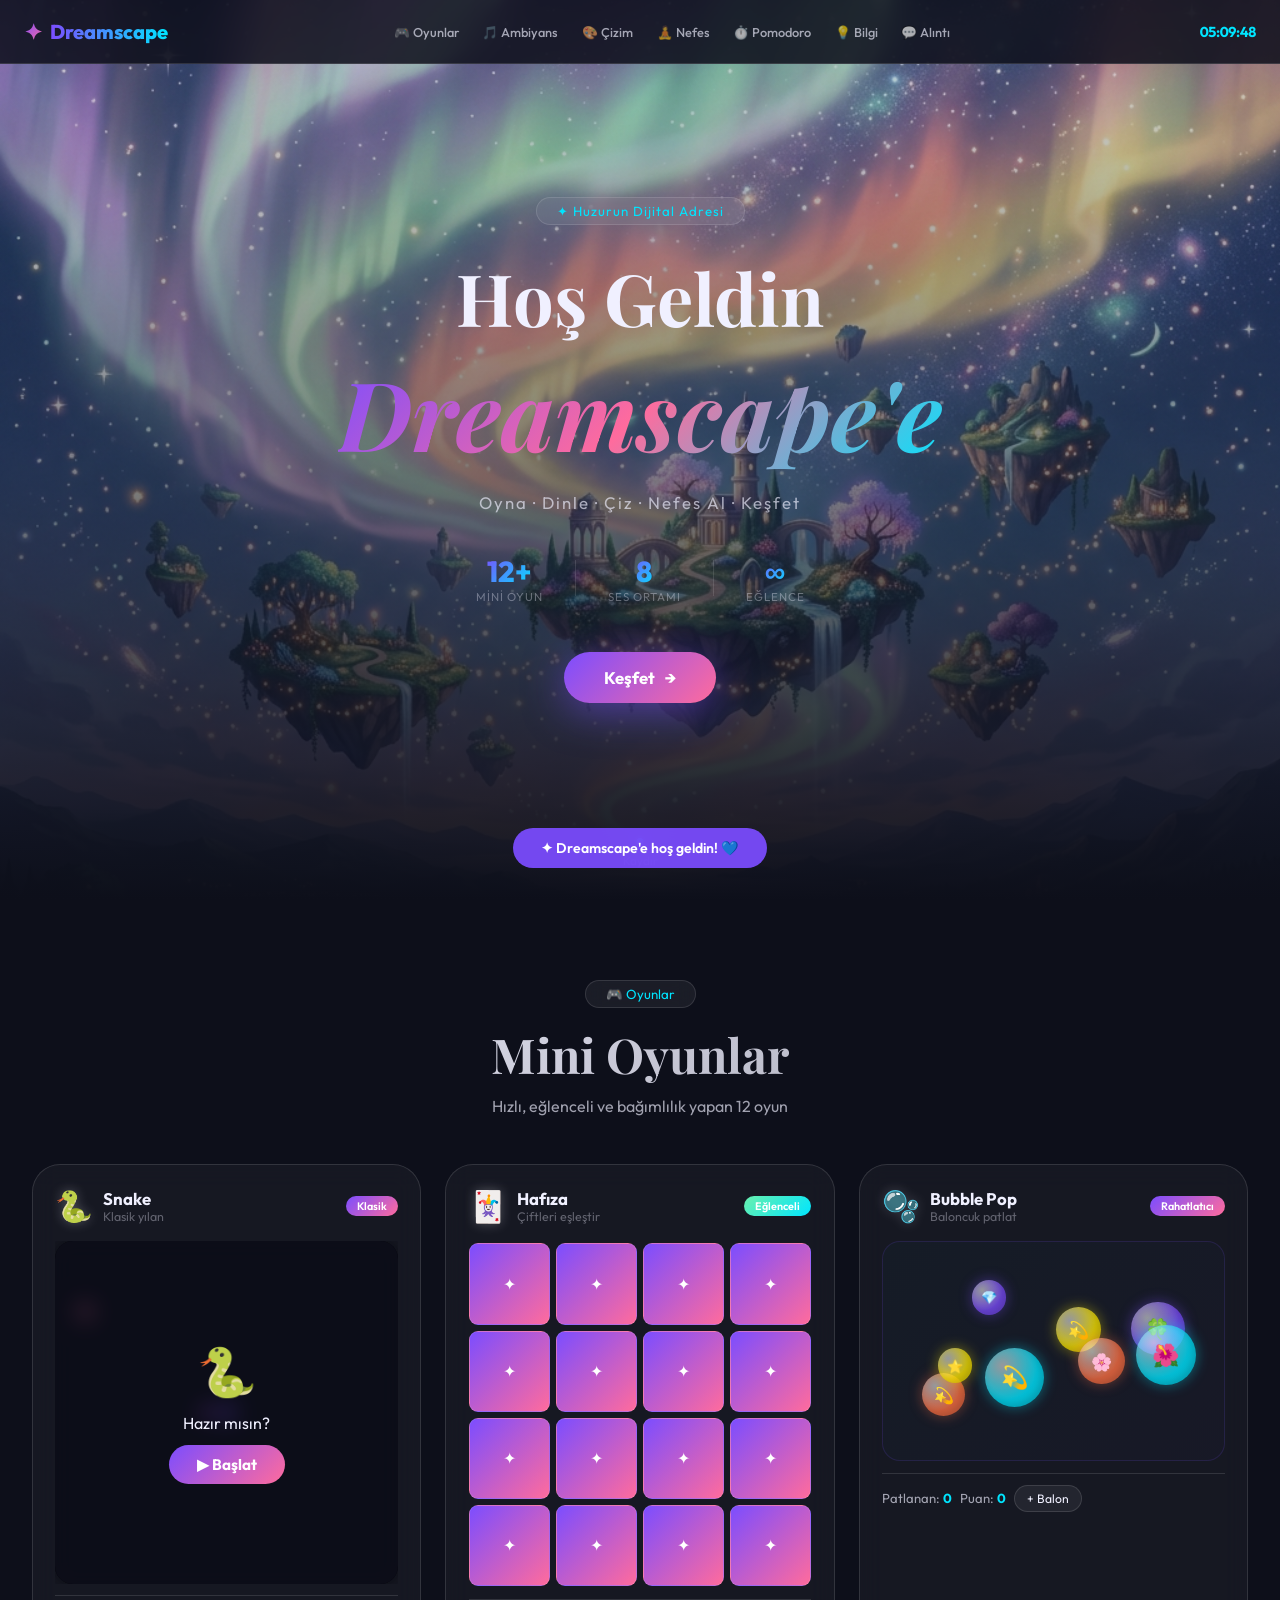
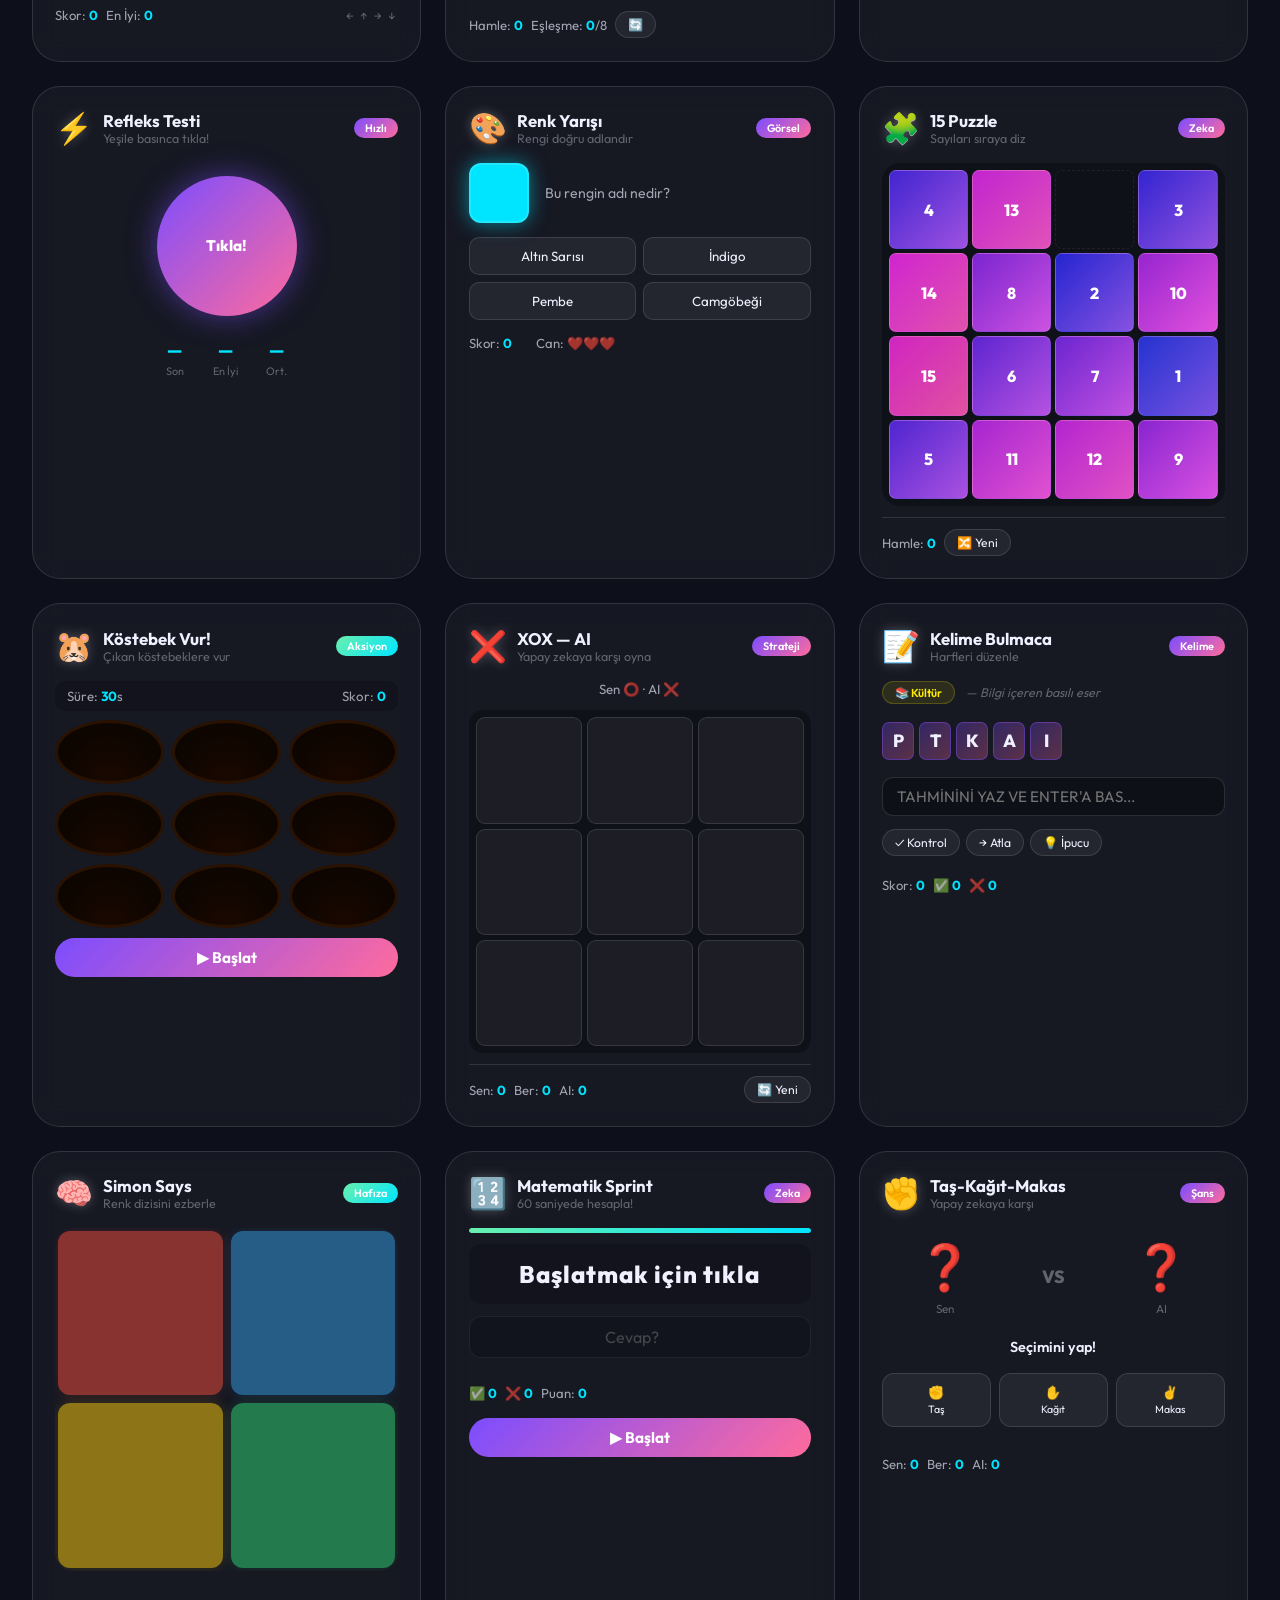
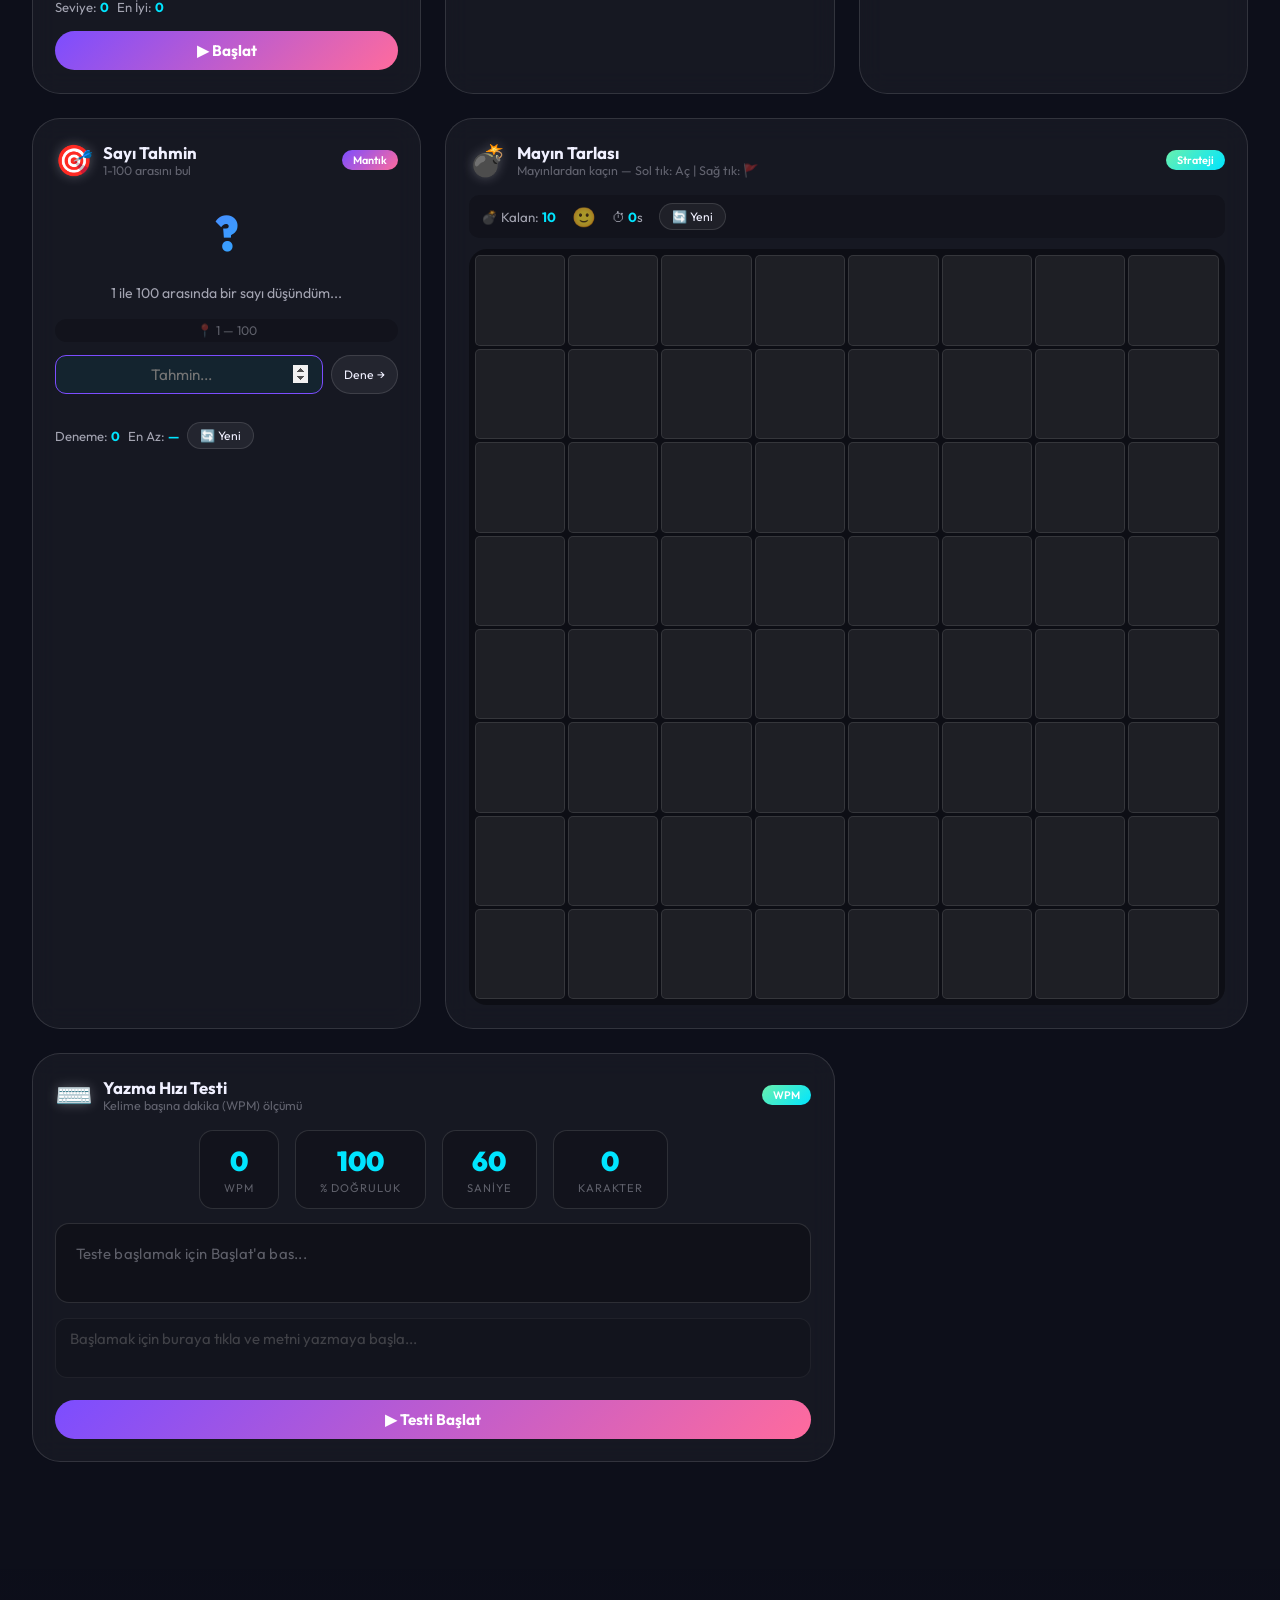
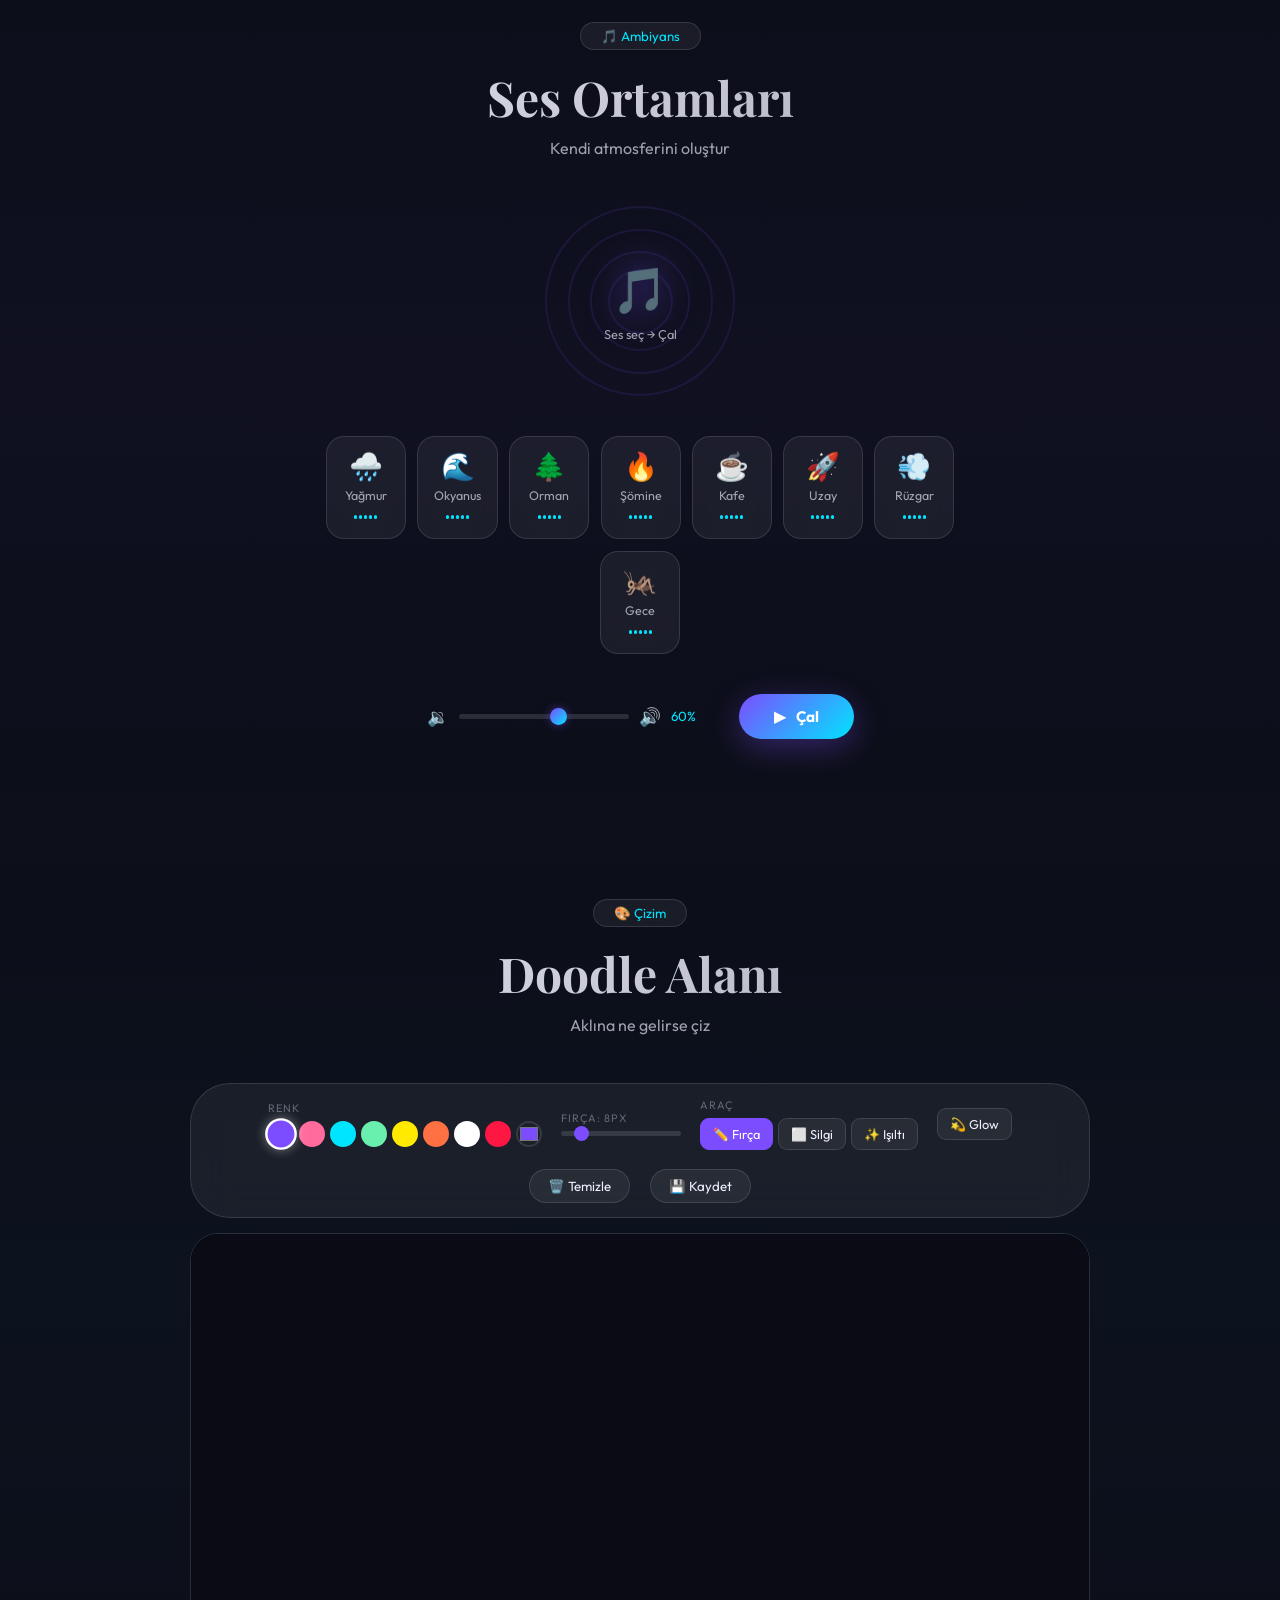
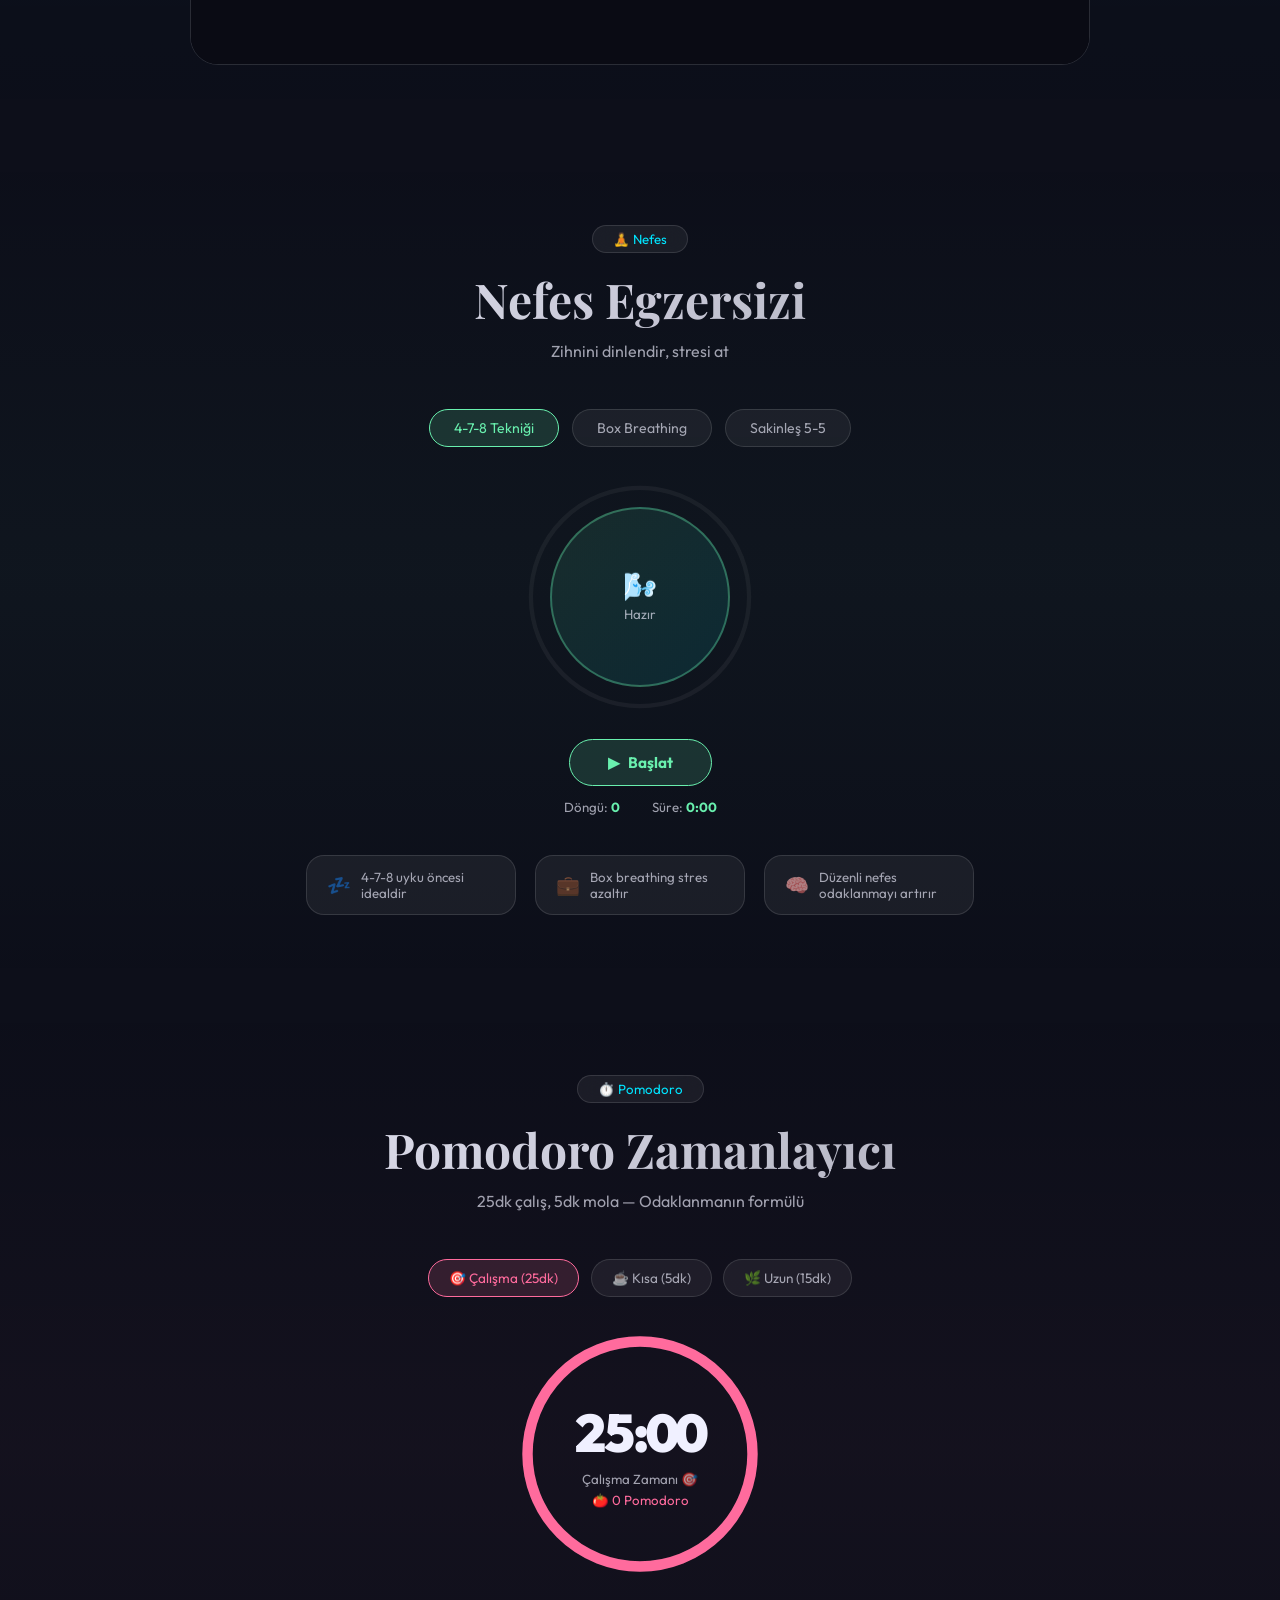
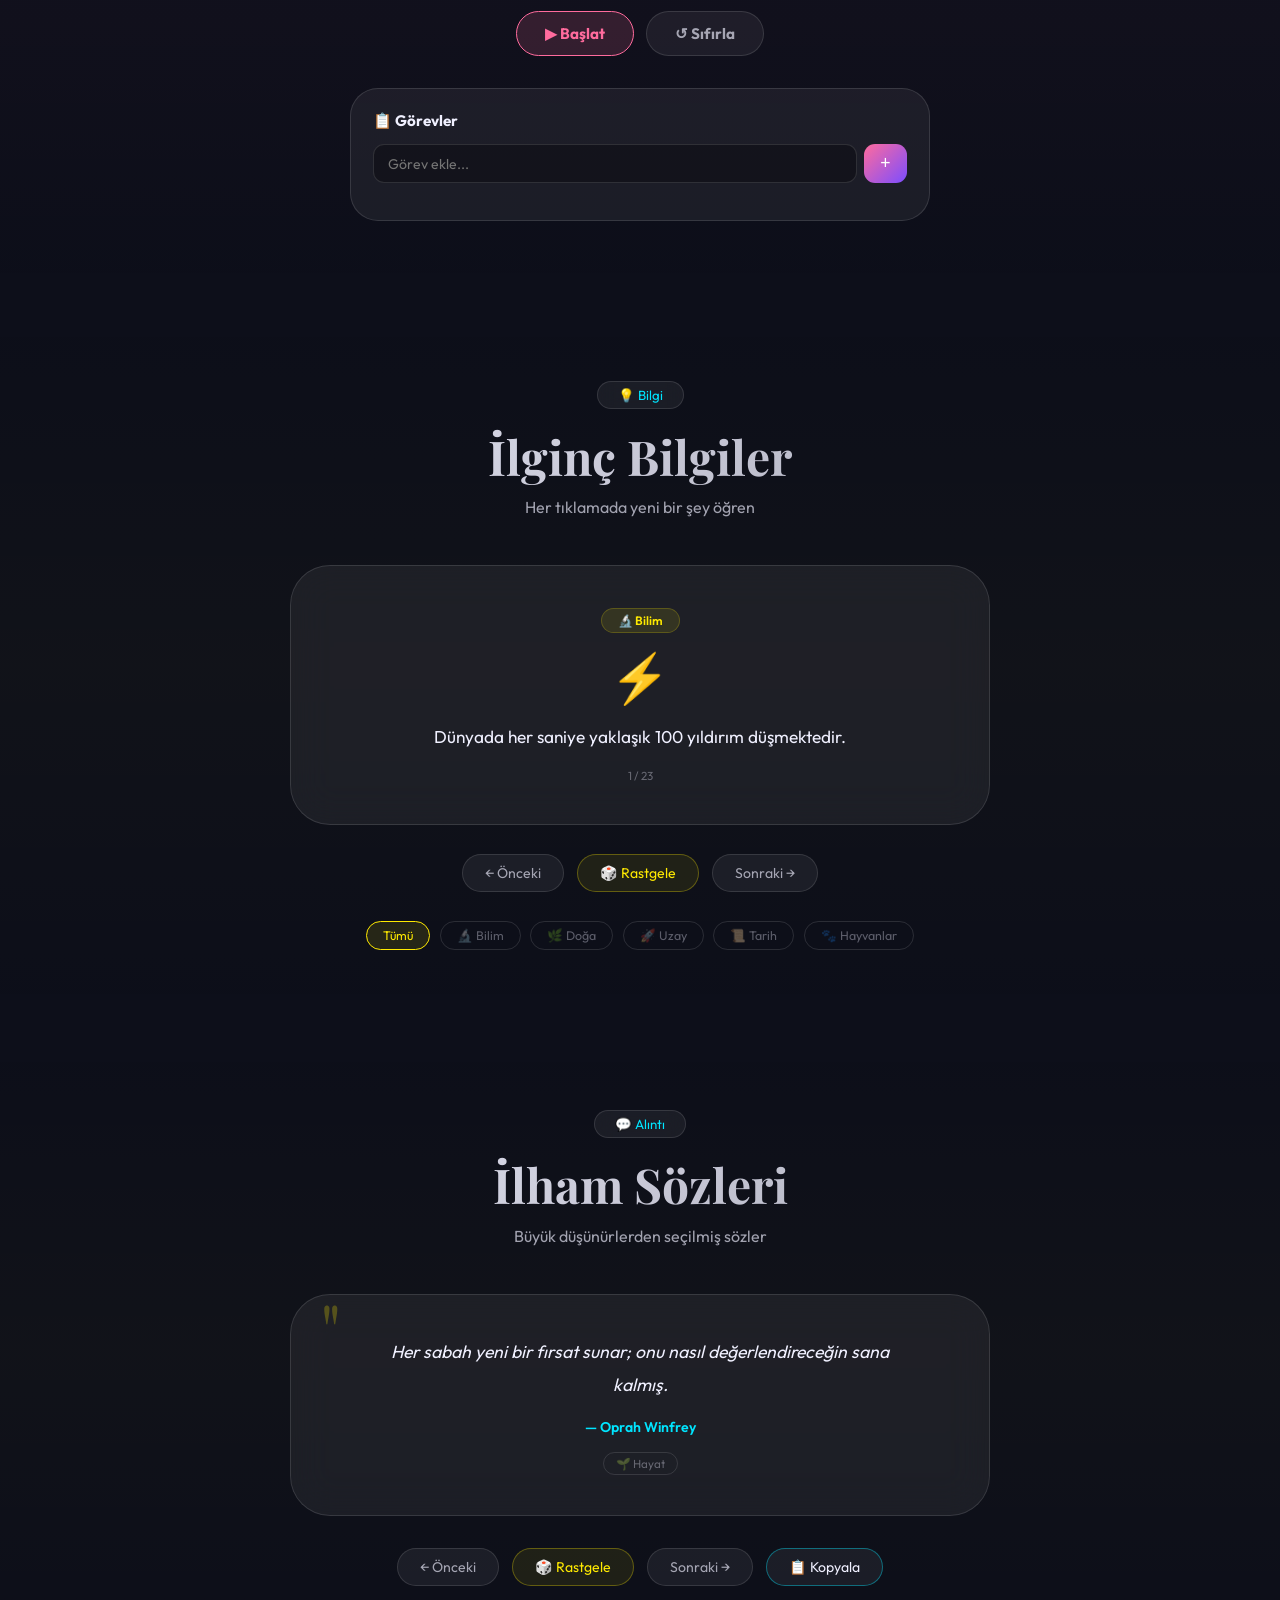
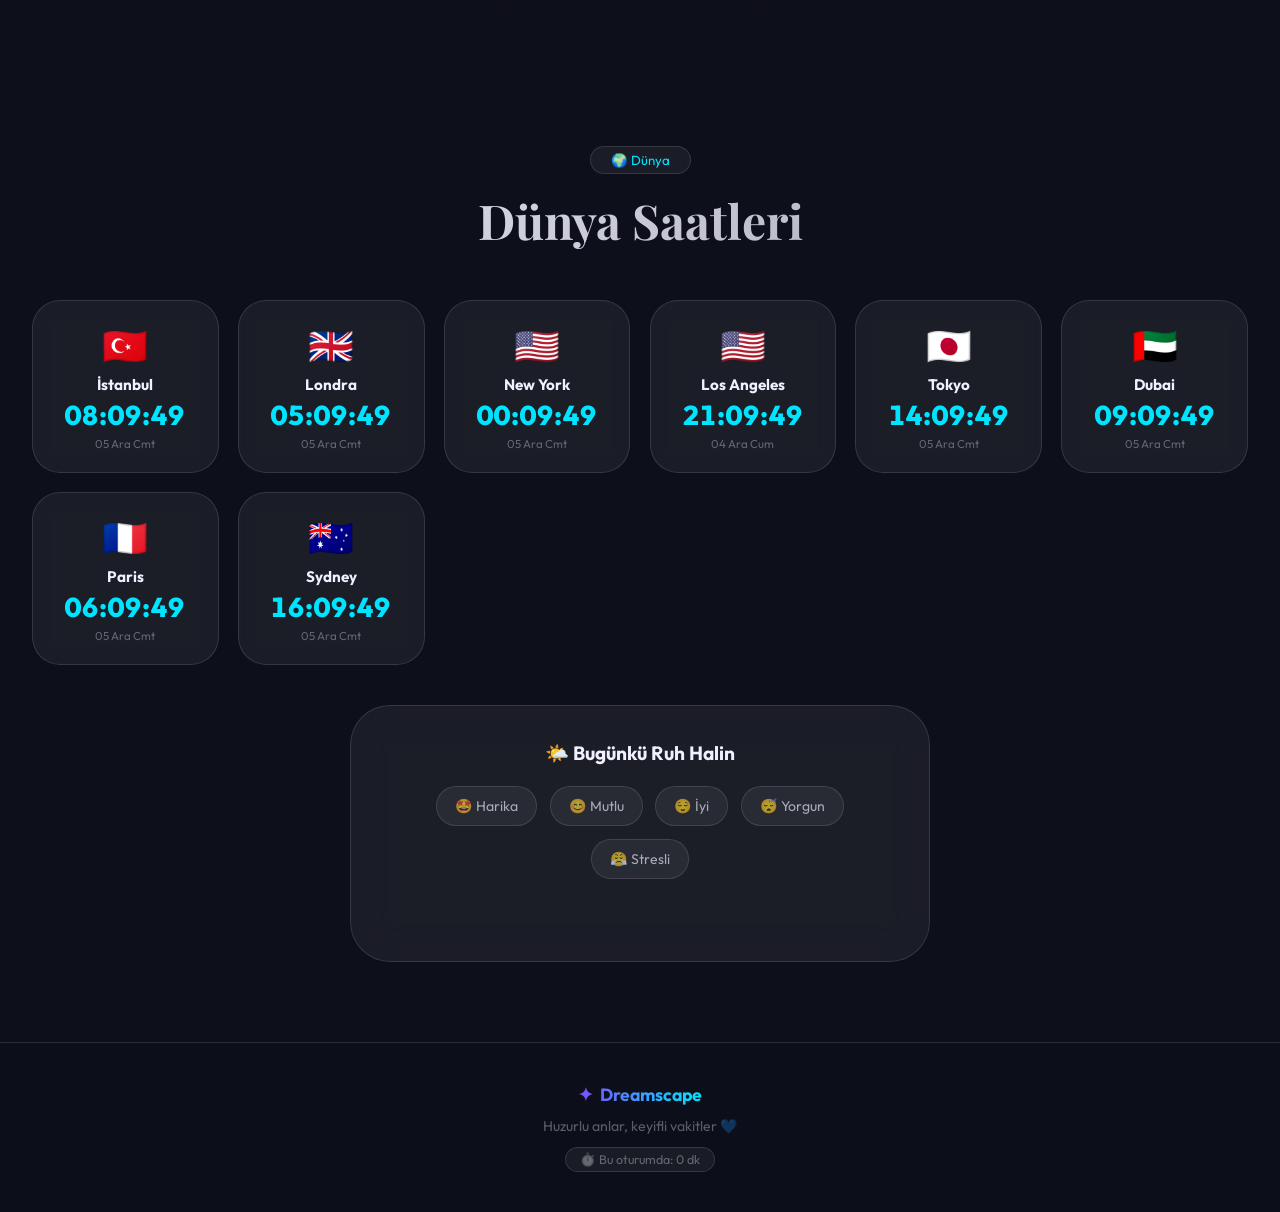
<file: leisure-hub/index.html>
<!DOCTYPE html>
<html lang="tr">
<head>
  <meta charset="UTF-8" />
  <meta name="viewport" content="width=device-width, initial-scale=1.0" />
  <title>Dreamscape — Huzur & Eğlence Merkezi</title>
  <meta name="description" content="Dreamscape: Oyun oyna, müzik dinle, çiz, nefes al ve eğlen." />
  <link rel="preconnect" href="https://fonts.googleapis.com" />
  <link rel="preconnect" href="https://fonts.gstatic.com" crossorigin />
  <link href="https://fonts.googleapis.com/css2?family=Outfit:wght@300;400;500;600;700;800;900&family=Playfair+Display:ital,wght@0,700;1,700&display=swap" rel="stylesheet" />
  <link rel="stylesheet" href="style.css" />
</head>
<body>

<canvas id="particleCanvas"></canvas>

<nav class="navbar" id="navbar">
  <div class="nav-logo"><span class="logo-icon">✦</span><span class="logo-text">Dreamscape</span></div>
  <div class="nav-links">
    <a href="#games" class="nav-link">🎮 Oyunlar</a>
    <a href="#ambiance" class="nav-link">🎵 Ambiyans</a>
    <a href="#canvas-sec" class="nav-link">🎨 Çizim</a>
    <a href="#breathe" class="nav-link">🧘 Nefes</a>
    <a href="#pomodoro" class="nav-link">⏱️ Pomodoro</a>
    <a href="#facts" class="nav-link">💡 Bilgi</a>
    <a href="#quotes" class="nav-link">💬 Alıntı</a>
  </div>
  <div class="nav-time" id="navTime"></div>
</nav>

<!-- HERO -->
<section class="hero" id="hero">
  <div class="hero-bg"></div>
  <div class="hero-overlay"></div>
  <div class="hero-content">
    <div class="hero-badge">✦ Huzurun Dijital Adresi</div>
    <h1 class="hero-title">
      <span class="title-line">Hoş Geldin</span>
      <span class="title-accent">Dreamscape'e</span>
    </h1>
    <p class="hero-subtitle">Oyna · Dinle · Çiz · Nefes Al · Keşfet</p>
    <div class="hero-stats">
      <div class="stat-item"><span class="stat-num">12+</span><span class="stat-label">Mini Oyun</span></div>
      <div class="stat-divider"></div>
      <div class="stat-item"><span class="stat-num">8</span><span class="stat-label">Ses Ortamı</span></div>
      <div class="stat-divider"></div>
      <div class="stat-item"><span class="stat-num">∞</span><span class="stat-label">Eğlence</span></div>
    </div>
    <a href="#games" class="cta-btn"><span>Keşfet</span><span class="btn-arrow">→</span></a>
  </div>
  <div class="hero-scroll-hint"><div class="scroll-dot"></div><span>Kaydır</span></div>
</section>

<!-- GAMES -->
<section class="section" id="games">
  <div class="section-header">
    <div class="section-badge">🎮 Oyunlar</div>
    <h2 class="section-title">Mini Oyunlar</h2>
    <p class="section-sub">Hızlı, eğlenceli ve bağımlılık yapan 12 oyun</p>
  </div>
  <div class="games-grid">

    <!-- 1. SNAKE -->
    <div class="game-card">
      <div class="game-card-header"><span class="game-icon">🐍</span><div><h3>Snake</h3><p>Klasik yılan</p></div><span class="game-badge">Klasik</span></div>
      <div class="game-area" id="snakeArea">
        <canvas id="snakeCanvas"></canvas>
        <div class="game-overlay" id="snakeOverlay">
          <div class="overlay-icon">🐍</div><p>Hazır mısın?</p>
          <button class="play-btn" id="snakeStartBtn">▶ Başlat</button>
        </div>
      </div>
      <div class="game-stats-bar">
        <span>Skor: <strong id="snakeScore">0</strong></span>
        <span>En İyi: <strong id="snakeBest">0</strong></span>
        <span class="game-controls-hint">← ↑ → ↓</span>
      </div>
    </div>

    <!-- 2. MEMORY CARDS -->
    <div class="game-card">
      <div class="game-card-header"><span class="game-icon">🃏</span><div><h3>Hafıza</h3><p>Çiftleri eşleştir</p></div><span class="game-badge new-badge">Eğlenceli</span></div>
      <div class="memory-grid" id="memoryGrid"></div>
      <div class="game-stats-bar">
        <span>Hamle: <strong id="memoryMoves">0</strong></span>
        <span>Eşleşme: <strong id="memoryMatches">0</strong>/8</span>
        <button class="mini-btn" id="resetMemory">🔄</button>
      </div>
    </div>

    <!-- 3. BUBBLE POP -->
    <div class="game-card">
      <div class="game-card-header"><span class="game-icon">🫧</span><div><h3>Bubble Pop</h3><p>Baloncuk patlat</p></div><span class="game-badge">Rahatlatıcı</span></div>
      <div class="bubble-arena" id="bubbleArena"></div>
      <div class="game-stats-bar">
        <span>Patlanan: <strong id="bubbleCount">0</strong></span>
        <span>Puan: <strong id="bubbleScore">0</strong></span>
        <button class="mini-btn" id="addBubbles">+ Balon</button>
      </div>
    </div>

    <!-- 4. REACTION TIME -->
    <div class="game-card">
      <div class="game-card-header"><span class="game-icon">⚡</span><div><h3>Refleks Testi</h3><p>Yeşile basınca tıkla!</p></div><span class="game-badge">Hızlı</span></div>
      <div class="reaction-area">
        <div class="reaction-circle" id="reactionCircle"><span id="reactionText">Tıkla!</span></div>
        <div class="reaction-results">
          <div class="rt-stat"><span id="rtLast">—</span><small>Son</small></div>
          <div class="rt-stat"><span id="rtBest">—</span><small>En İyi</small></div>
          <div class="rt-stat"><span id="rtAvg">—</span><small>Ort.</small></div>
        </div>
      </div>
    </div>

    <!-- 5. COLOR MATCH -->
    <div class="game-card">
      <div class="game-card-header"><span class="game-icon">🎨</span><div><h3>Renk Yarışı</h3><p>Rengi doğru adlandır</p></div><span class="game-badge">Görsel</span></div>
      <div class="color-game-area" id="colorGameArea">
        <div class="color-question">
          <div class="color-target" id="colorTarget"></div>
          <p id="colorQuestion">Bu rengin adı nedir?</p>
        </div>
        <div class="color-options" id="colorOptions"></div>
        <div class="color-stats">
          <span>Skor: <strong id="colorScore">0</strong></span>
          <span>Can: <span id="colorLives">❤️❤️❤️</span></span>
        </div>
      </div>
    </div>

    <!-- 6. 15 PUZZLE -->
    <div class="game-card">
      <div class="game-card-header"><span class="game-icon">🧩</span><div><h3>15 Puzzle</h3><p>Sayıları sıraya diz</p></div><span class="game-badge">Zeka</span></div>
      <div class="puzzle-grid" id="puzzleGrid"></div>
      <div class="game-stats-bar">
        <span>Hamle: <strong id="puzzleMoves">0</strong></span>
        <button class="mini-btn" id="resetPuzzle">🔀 Yeni</button>
      </div>
    </div>

    <!-- 7. WHACK-A-MOLE -->
    <div class="game-card">
      <div class="game-card-header"><span class="game-icon">🐹</span><div><h3>Köstebek Vur!</h3><p>Çıkan köstebeklere vur</p></div><span class="game-badge new-badge">Aksiyon</span></div>
      <div class="mole-header-row">
        <span>Süre: <strong id="moleTime">30</strong>s</span>
        <span>Skor: <strong id="moleScore">0</strong></span>
      </div>
      <div class="mole-grid" id="moleGrid">
        <div class="mole-hole"><div class="mole-inner" id="mole0"></div></div>
        <div class="mole-hole"><div class="mole-inner" id="mole1"></div></div>
        <div class="mole-hole"><div class="mole-inner" id="mole2"></div></div>
        <div class="mole-hole"><div class="mole-inner" id="mole3"></div></div>
        <div class="mole-hole"><div class="mole-inner" id="mole4"></div></div>
        <div class="mole-hole"><div class="mole-inner" id="mole5"></div></div>
        <div class="mole-hole"><div class="mole-inner" id="mole6"></div></div>
        <div class="mole-hole"><div class="mole-inner" id="mole7"></div></div>
        <div class="mole-hole"><div class="mole-inner" id="mole8"></div></div>
      </div>
      <button class="play-btn" id="moleStartBtn" style="width:100%;margin-top:0.6rem">▶ Başlat</button>
    </div>

    <!-- 8. TIC TAC TOE -->
    <div class="game-card">
      <div class="game-card-header"><span class="game-icon">❌</span><div><h3>XOX — AI</h3><p>Yapay zekaya karşı oyna</p></div><span class="game-badge">Strateji</span></div>
      <div class="ttt-status" id="tttStatus">Sen ⭕ · AI ❌</div>
      <div class="ttt-grid" id="tttGrid">
        <button class="ttt-cell" data-i="0"></button>
        <button class="ttt-cell" data-i="1"></button>
        <button class="ttt-cell" data-i="2"></button>
        <button class="ttt-cell" data-i="3"></button>
        <button class="ttt-cell" data-i="4"></button>
        <button class="ttt-cell" data-i="5"></button>
        <button class="ttt-cell" data-i="6"></button>
        <button class="ttt-cell" data-i="7"></button>
        <button class="ttt-cell" data-i="8"></button>
      </div>
      <div class="game-stats-bar">
        <span>Sen: <strong id="tttWin">0</strong></span>
        <span>Ber: <strong id="tttDraw">0</strong></span>
        <span>AI: <strong id="tttLose">0</strong></span>
        <button class="mini-btn" id="tttReset" style="margin-left:auto">🔄 Yeni</button>
      </div>
    </div>

    <!-- 9. WORD SCRAMBLE -->
    <div class="game-card">
      <div class="game-card-header"><span class="game-icon">📝</span><div><h3>Kelime Bulmaca</h3><p>Harfleri düzenle</p></div><span class="game-badge">Kelime</span></div>
      <div class="word-game">
        <div class="word-cat-hint">
          <span class="word-category" id="wordCategory">Yükleniyor...</span>
          <span class="word-hint" id="wordHint"></span>
        </div>
        <div class="scrambled-word" id="scrambledWord"></div>
        <input type="text" class="word-input" id="wordInput" placeholder="Tahminini yaz ve Enter'a bas..." autocomplete="off" spellcheck="false" />
        <div class="word-actions">
          <button class="mini-btn" id="wordCheck">✓ Kontrol</button>
          <button class="mini-btn" id="wordSkip">→ Atla</button>
          <button class="mini-btn" id="wordHintBtn">💡 İpucu</button>
        </div>
        <div class="game-stats-bar" style="margin-top:0.5rem;border-top:none;padding-top:0">
          <span>Skor: <strong id="wordScore">0</strong></span>
          <span>✅ <strong id="wordCorrect">0</strong></span>
          <span>❌ <strong id="wordWrong">0</strong></span>
        </div>
      </div>
    </div>

    <!-- 10. SIMON SAYS -->
    <div class="game-card">
      <div class="game-card-header"><span class="game-icon">🧠</span><div><h3>Simon Says</h3><p>Renk dizisini ezberle</p></div><span class="game-badge new-badge">Hafıza</span></div>
      <div class="simon-container">
        <div class="simon-board" id="simonBoard">
          <button class="simon-btn simon-red" id="simonRed"></button>
          <button class="simon-btn simon-blue" id="simonBlue"></button>
          <button class="simon-btn simon-yellow" id="simonYellow"></button>
          <button class="simon-btn simon-green" id="simonGreen"></button>
        </div>
        <div class="game-stats-bar" style="border-top:none;padding-top:0.4rem">
          <span>Seviye: <strong id="simonLevel">0</strong></span>
          <span>En İyi: <strong id="simonBest">0</strong></span>
        </div>
        <button class="play-btn" id="simonStart" style="width:100%;margin-top:0.3rem">▶ Başlat</button>
      </div>
    </div>

    <!-- 11. MATH QUIZ -->
    <div class="game-card">
      <div class="game-card-header"><span class="game-icon">🔢</span><div><h3>Matematik Sprint</h3><p>60 saniyede hesapla!</p></div><span class="game-badge">Zeka</span></div>
      <div class="math-container">
        <div class="math-timer-bar"><div class="math-timer-fill" id="mathTimerFill" style="width:100%"></div></div>
        <div class="math-problem" id="mathProblem">Başlatmak için tıkla</div>
        <input type="number" class="math-input" id="mathInput" placeholder="Cevap?" disabled autocomplete="off" />
        <div class="game-stats-bar" style="border-top:none;padding-top:0.3rem">
          <span>✅ <strong id="mathCorrect">0</strong></span>
          <span>❌ <strong id="mathWrong">0</strong></span>
          <span>Puan: <strong id="mathScore">0</strong></span>
        </div>
        <button class="play-btn" id="mathStart" style="width:100%;margin-top:0.4rem">▶ Başlat</button>
      </div>
    </div>

    <!-- 12. ROCK PAPER SCISSORS -->
    <div class="game-card">
      <div class="game-card-header"><span class="game-icon">✊</span><div><h3>Taş-Kağıt-Makas</h3><p>Yapay zekaya karşı</p></div><span class="game-badge">Şans</span></div>
      <div class="rps-container">
        <div class="rps-arena">
          <div class="rps-side"><div class="rps-emoji" id="rpsPlayer">❓</div><small>Sen</small></div>
          <div class="rps-vs">VS</div>
          <div class="rps-side"><div class="rps-emoji" id="rpsAI">❓</div><small>AI</small></div>
        </div>
        <div class="rps-result" id="rpsResult">Seçimini yap!</div>
        <div class="rps-btns">
          <button class="rps-btn" data-choice="rock">✊<br><small>Taş</small></button>
          <button class="rps-btn" data-choice="paper">✋<br><small>Kağıt</small></button>
          <button class="rps-btn" data-choice="scissors">✌️<br><small>Makas</small></button>
        </div>
        <div class="game-stats-bar" style="border-top:none;padding-top:0.3rem">
          <span>Sen: <strong id="rpsWin">0</strong></span>
          <span>Ber: <strong id="rpsDraw">0</strong></span>
          <span>AI: <strong id="rpsLose">0</strong></span>
        </div>
      </div>
    </div>

    <!-- 13. HIGHER/LOWER -->
    <div class="game-card">
      <div class="game-card-header"><span class="game-icon">🎯</span><div><h3>Sayı Tahmin</h3><p>1-100 arasını bul</p></div><span class="game-badge">Mantık</span></div>
      <div class="guess-container">
        <div class="guess-number-display" id="guessDisplay">?</div>
        <div class="guess-hint-text" id="guessHint">1 ile 100 arasında bir sayı düşündüm...</div>
        <div class="guess-range-info" id="guessRange">📍 1 — 100</div>
        <div class="guess-input-row">
          <input type="number" class="math-input" id="guessInput" min="1" max="100" placeholder="Tahmin..." />
          <button class="mini-btn" id="guessSubmit">Dene →</button>
        </div>
        <div class="game-stats-bar" style="border-top:none;padding-top:0.3rem">
          <span>Deneme: <strong id="guessTries">0</strong></span>
          <span>En Az: <strong id="guessBest">—</strong></span>
          <button class="mini-btn" id="guessReset">🔄 Yeni</button>
        </div>
      </div>
    </div>

    <!-- 14. MINESWEEPER -->
    <div class="game-card" style="grid-column:span 2">
      <div class="game-card-header"><span class="game-icon">💣</span><div><h3>Mayın Tarlası</h3><p>Mayınlardan kaçın — Sol tık: Aç | Sağ tık: 🚩</p></div><span class="game-badge new-badge">Strateji</span></div>
      <div class="mine-header-row">
        <span>💣 Kalan: <strong id="mineCount">10</strong></span>
        <span id="mineStatus">🙂</span>
        <span>⏱ <strong id="mineTimer">0</strong>s</span>
        <button class="mini-btn" id="mineReset">🔄 Yeni</button>
      </div>
      <div class="mine-grid" id="mineGrid"></div>
    </div>

    <!-- 15. TYPING SPEED -->
    <div class="game-card" style="grid-column:span 2">
      <div class="game-card-header"><span class="game-icon">⌨️</span><div><h3>Yazma Hızı Testi</h3><p>Kelime başına dakika (WPM) ölçümü</p></div><span class="game-badge new-badge">WPM</span></div>
      <div class="typing-container">
        <div class="typing-stats">
          <div class="typing-stat-box"><strong id="typingWPM">0</strong><span>WPM</span></div>
          <div class="typing-stat-box"><strong id="typingAcc">100</strong><span>% Doğruluk</span></div>
          <div class="typing-stat-box"><strong id="typingTimer">60</strong><span>Saniye</span></div>
          <div class="typing-stat-box"><strong id="typingChars">0</strong><span>Karakter</span></div>
        </div>
        <div class="typing-text-display" id="typingText"></div>
        <textarea class="typing-textarea" id="typingInput" placeholder="Başlamak için buraya tıkla ve metni yazmaya başla..." disabled rows="2"></textarea>
        <button class="play-btn" id="typingStart" style="width:100%;margin-top:0.5rem">▶ Testi Başlat</button>
      </div>
    </div>

  </div>
</section>

<!-- AMBIANCE -->
<section class="section ambiance-section" id="ambiance">
  <div class="section-header">
    <div class="section-badge">🎵 Ambiyans</div>
    <h2 class="section-title">Ses Ortamları</h2>
    <p class="section-sub">Kendi atmosferini oluştur</p>
  </div>
  <div class="ambiance-container">
    <div class="ambiance-visualizer" id="ambianceVisualizer">
      <div class="visualizer-rings">
        <div class="ring ring-1"></div><div class="ring ring-2"></div>
        <div class="ring ring-3"></div><div class="ring ring-4"></div>
      </div>
      <div class="visualizer-icon" id="vizIcon">🎵</div>
      <p id="vizLabel">Ses seç → Çal</p>
    </div>
    <div class="ambiance-sounds">
      <div class="sound-card" data-sound="rain" data-icon="🌧️" data-label="Yağmur"><div class="sound-icon">🌧️</div><span>Yağmur</span><div class="sound-wave"><div class="wave-bar"></div><div class="wave-bar"></div><div class="wave-bar"></div><div class="wave-bar"></div><div class="wave-bar"></div></div></div>
      <div class="sound-card" data-sound="ocean" data-icon="🌊" data-label="Okyanus"><div class="sound-icon">🌊</div><span>Okyanus</span><div class="sound-wave"><div class="wave-bar"></div><div class="wave-bar"></div><div class="wave-bar"></div><div class="wave-bar"></div><div class="wave-bar"></div></div></div>
      <div class="sound-card" data-sound="forest" data-icon="🌲" data-label="Orman"><div class="sound-icon">🌲</div><span>Orman</span><div class="sound-wave"><div class="wave-bar"></div><div class="wave-bar"></div><div class="wave-bar"></div><div class="wave-bar"></div><div class="wave-bar"></div></div></div>
      <div class="sound-card" data-sound="fire" data-icon="🔥" data-label="Şömine"><div class="sound-icon">🔥</div><span>Şömine</span><div class="sound-wave"><div class="wave-bar"></div><div class="wave-bar"></div><div class="wave-bar"></div><div class="wave-bar"></div><div class="wave-bar"></div></div></div>
      <div class="sound-card" data-sound="cafe" data-icon="☕" data-label="Kafe"><div class="sound-icon">☕</div><span>Kafe</span><div class="sound-wave"><div class="wave-bar"></div><div class="wave-bar"></div><div class="wave-bar"></div><div class="wave-bar"></div><div class="wave-bar"></div></div></div>
      <div class="sound-card" data-sound="space" data-icon="🚀" data-label="Uzay"><div class="sound-icon">🚀</div><span>Uzay</span><div class="sound-wave"><div class="wave-bar"></div><div class="wave-bar"></div><div class="wave-bar"></div><div class="wave-bar"></div><div class="wave-bar"></div></div></div>
      <div class="sound-card" data-sound="wind" data-icon="💨" data-label="Rüzgar"><div class="sound-icon">💨</div><span>Rüzgar</span><div class="sound-wave"><div class="wave-bar"></div><div class="wave-bar"></div><div class="wave-bar"></div><div class="wave-bar"></div><div class="wave-bar"></div></div></div>
      <div class="sound-card" data-sound="night" data-icon="🦗" data-label="Gece"><div class="sound-icon">🦗</div><span>Gece</span><div class="sound-wave"><div class="wave-bar"></div><div class="wave-bar"></div><div class="wave-bar"></div><div class="wave-bar"></div><div class="wave-bar"></div></div></div>
    </div>
    <div class="ambiance-controls">
      <div class="volume-control">
        <span>🔉</span>
        <input type="range" id="masterVolume" min="0" max="100" value="60" class="volume-slider" />
        <span>🔊</span>
        <span id="volumeDisplay">60%</span>
      </div>
      <button class="play-stop-btn" id="playStopBtn"><span id="playStopIcon">▶</span><span id="playStopLabel">Çal</span></button>
    </div>
  </div>
</section>

<!-- DRAWING CANVAS -->
<section class="section canvas-section" id="canvas-sec">
  <div class="section-header">
    <div class="section-badge">🎨 Çizim</div>
    <h2 class="section-title">Doodle Alanı</h2>
    <p class="section-sub">Aklına ne gelirse çiz</p>
  </div>
  <div class="canvas-container">
    <div class="canvas-toolbar">
      <div class="tool-group">
        <label class="tool-label">Renk</label>
        <div class="color-palette" id="colorPalette">
          <div class="palette-color selected" style="background:#7c4dff" data-color="#7c4dff"></div>
          <div class="palette-color" style="background:#ff6b9d" data-color="#ff6b9d"></div>
          <div class="palette-color" style="background:#00e5ff" data-color="#00e5ff"></div>
          <div class="palette-color" style="background:#69f0ae" data-color="#69f0ae"></div>
          <div class="palette-color" style="background:#ffea00" data-color="#ffea00"></div>
          <div class="palette-color" style="background:#ff7043" data-color="#ff7043"></div>
          <div class="palette-color" style="background:#ffffff" data-color="#ffffff"></div>
          <div class="palette-color" style="background:#ff1744" data-color="#ff1744"></div>
          <input type="color" id="customColor" class="custom-color-picker" value="#7c4dff" />
        </div>
      </div>
      <div class="tool-group">
        <label class="tool-label">Fırça: <span id="brushSizeDisplay">8</span>px</label>
        <input type="range" id="brushSize" min="2" max="50" value="8" class="brush-slider" />
      </div>
      <div class="tool-group">
        <label class="tool-label">Araç</label>
        <div class="tool-buttons">
          <button class="tool-btn active" id="brushTool">✏️ Fırça</button>
          <button class="tool-btn" id="eraserTool">⬜ Silgi</button>
          <button class="tool-btn" id="sparkTool">✨ Işıltı</button>
        </div>
      </div>
      <button class="tool-btn" id="glowToggle">💫 Glow</button>
      <button class="clear-btn" id="clearCanvas">🗑️ Temizle</button>
      <button class="save-btn" id="saveCanvas">💾 Kaydet</button>
    </div>
    <div class="drawing-canvas-wrapper" id="drawingWrapper">
      <canvas id="drawingCanvas"></canvas>
    </div>
  </div>
</section>

<!-- BREATHING -->
<section class="section breathe-section" id="breathe">
  <div class="section-header">
    <div class="section-badge">🧘 Nefes</div>
    <h2 class="section-title">Nefes Egzersizi</h2>
    <p class="section-sub">Zihnini dinlendir, stresi at</p>
  </div>
  <div class="breathe-container">
    <div class="breathe-selector">
      <button class="breathe-type-btn active" data-type="478">4-7-8 Tekniği</button>
      <button class="breathe-type-btn" data-type="box">Box Breathing</button>
      <button class="breathe-type-btn" data-type="calm">Sakinleş 5-5</button>
    </div>
    <div class="breathe-main">
      <div class="breathe-circle-container">
        <svg class="breathe-progress-ring" viewBox="0 0 220 220">
          <circle class="progress-track" cx="110" cy="110" r="100"/>
          <circle class="progress-fill" id="breatheProgressFill" cx="110" cy="110" r="100"/>
        </svg>
        <div class="breathe-circle" id="breatheCircle">
          <div class="breathe-inner">
            <span class="breathe-phase-icon" id="breatheIcon">🌬️</span>
            <span class="breathe-phase-text" id="breathePhaseText">Hazır</span>
            <span class="breathe-countdown" id="breatheCountdown"></span>
          </div>
        </div>
      </div>
      <div class="breathe-controls">
        <button class="breathe-start-btn" id="breatheStart"><span id="breatheStartIcon">▶</span><span id="breatheStartLabel"> Başlat</span></button>
        <div class="breathe-session">
          <span>Döngü: <strong id="breatheCycle">0</strong></span>
          <span>Süre: <strong id="breatheTime">0:00</strong></span>
        </div>
      </div>
    </div>
    <div class="breathe-tips">
      <div class="tip-card"><span class="tip-icon">💤</span><p>4-7-8 uyku öncesi idealdir</p></div>
      <div class="tip-card"><span class="tip-icon">💼</span><p>Box breathing stres azaltır</p></div>
      <div class="tip-card"><span class="tip-icon">🧠</span><p>Düzenli nefes odaklanmayı artırır</p></div>
    </div>
  </div>
</section>

<!-- POMODORO -->
<section class="section pomodoro-section" id="pomodoro">
  <div class="section-header">
    <div class="section-badge">⏱️ Pomodoro</div>
    <h2 class="section-title">Pomodoro Zamanlayıcı</h2>
    <p class="section-sub">25dk çalış, 5dk mola — Odaklanmanın formülü</p>
  </div>
  <div class="pomodoro-container">
    <div class="pomodoro-mode-btns">
      <button class="pomo-mode-btn active" data-mode="work">🎯 Çalışma (25dk)</button>
      <button class="pomo-mode-btn" data-mode="short">☕ Kısa (5dk)</button>
      <button class="pomo-mode-btn" data-mode="long">🌿 Uzun (15dk)</button>
    </div>
    <div class="pomodoro-clock">
      <svg class="pomo-ring" viewBox="0 0 240 240">
        <circle class="pomo-track" cx="120" cy="120" r="108"/>
        <circle class="pomo-fill" id="pomoFill" cx="120" cy="120" r="108"/>
      </svg>
      <div class="pomo-time-display">
        <div class="pomo-time" id="pomoTime">25:00</div>
        <div class="pomo-mode-label" id="pomoModeLabel">Çalışma Zamanı 🎯</div>
        <div class="pomo-session-count">🍅 <span id="pomoCount">0</span> Pomodoro</div>
      </div>
    </div>
    <div class="pomo-controls">
      <button class="pomo-btn" id="pomoStart">▶ Başlat</button>
      <button class="pomo-btn pomo-reset" id="pomoReset">↺ Sıfırla</button>
    </div>
    <div class="pomo-tasks">
      <h3>📋 Görevler</h3>
      <div class="pomo-task-input">
        <input type="text" id="pomoTaskInput" placeholder="Görev ekle..." autocomplete="off"/>
        <button id="pomoAddTask">+</button>
      </div>
      <ul class="pomo-task-list" id="pomoTaskList"></ul>
    </div>
  </div>
</section>

<!-- FACTS -->
<section class="section facts-section" id="facts">
  <div class="section-header">
    <div class="section-badge">💡 Bilgi</div>
    <h2 class="section-title">İlginç Bilgiler</h2>
    <p class="section-sub">Her tıklamada yeni bir şey öğren</p>
  </div>
  <div class="facts-container">
    <div class="fact-display">
      <div class="fact-category" id="factCategory">🔬 Bilim</div>
      <div class="fact-icon-big" id="factIconBig">🔬</div>
      <p class="fact-text" id="factText">Yükleniyor...</p>
      <div class="fact-number" id="factNumber">1 / 30</div>
    </div>
    <div class="fact-actions">
      <button class="fact-btn" id="prevFact">← Önceki</button>
      <button class="fact-btn random-btn" id="randomFact">🎲 Rastgele</button>
      <button class="fact-btn" id="nextFact">Sonraki →</button>
    </div>
    <div class="fact-categories-filter">
      <button class="cat-btn active" data-cat="all">Tümü</button>
      <button class="cat-btn" data-cat="science">🔬 Bilim</button>
      <button class="cat-btn" data-cat="nature">🌿 Doğa</button>
      <button class="cat-btn" data-cat="space">🚀 Uzay</button>
      <button class="cat-btn" data-cat="history">📜 Tarih</button>
      <button class="cat-btn" data-cat="animals">🐾 Hayvanlar</button>
    </div>
  </div>
</section>

<!-- QUOTES -->
<section class="section quotes-section" id="quotes">
  <div class="section-header">
    <div class="section-badge">💬 Alıntı</div>
    <h2 class="section-title">İlham Sözleri</h2>
    <p class="section-sub">Büyük düşünürlerden seçilmiş sözler</p>
  </div>
  <div class="quotes-container">
    <div class="quote-card">
      <div class="quote-mark">"</div>
      <p class="quote-text" id="quoteText">Yükleniyor...</p>
      <div class="quote-author" id="quoteAuthor">— Yükleniyor</div>
      <div class="quote-tag" id="quoteTag">💭</div>
    </div>
    <div class="fact-actions">
      <button class="fact-btn" id="prevQuote">← Önceki</button>
      <button class="fact-btn random-btn" id="randomQuote">🎲 Rastgele</button>
      <button class="fact-btn" id="nextQuote">Sonraki →</button>
      <button class="fact-btn" id="copyQuote" style="border-color:rgba(0,229,255,0.4);color:var(--accent-3)">📋 Kopyala</button>
    </div>
  </div>
</section>

<!-- WORLD CLOCKS -->
<section class="section clock-section" id="clock">
  <div class="section-header">
    <div class="section-badge">🌍 Dünya</div>
    <h2 class="section-title">Dünya Saatleri</h2>
  </div>
  <div class="clocks-grid" id="clocksGrid"></div>
  <div class="mood-widget">
    <h3>🌤️ Bugünkü Ruh Halin</h3>
    <div class="mood-options">
      <button class="mood-btn" data-mood="amazing">🤩 Harika</button>
      <button class="mood-btn" data-mood="happy">😊 Mutlu</button>
      <button class="mood-btn" data-mood="okay">😌 İyi</button>
      <button class="mood-btn" data-mood="tired">😴 Yorgun</button>
      <button class="mood-btn" data-mood="stressed">😤 Stresli</button>
    </div>
    <div class="mood-response" id="moodResponse"></div>
  </div>
</section>

<footer class="footer">
  <div class="footer-content">
    <div class="footer-logo"><span>✦</span><span>Dreamscape</span></div>
    <p>Huzurlu anlar, keyifli vakitler 💙</p>
    <span id="sessionTime">⏱️ Bu oturumda: 0 dk</span>
  </div>
</footer>

<div class="toast" id="toast"></div>
<script src="app.js"></script>
</body>
</html>
</file>
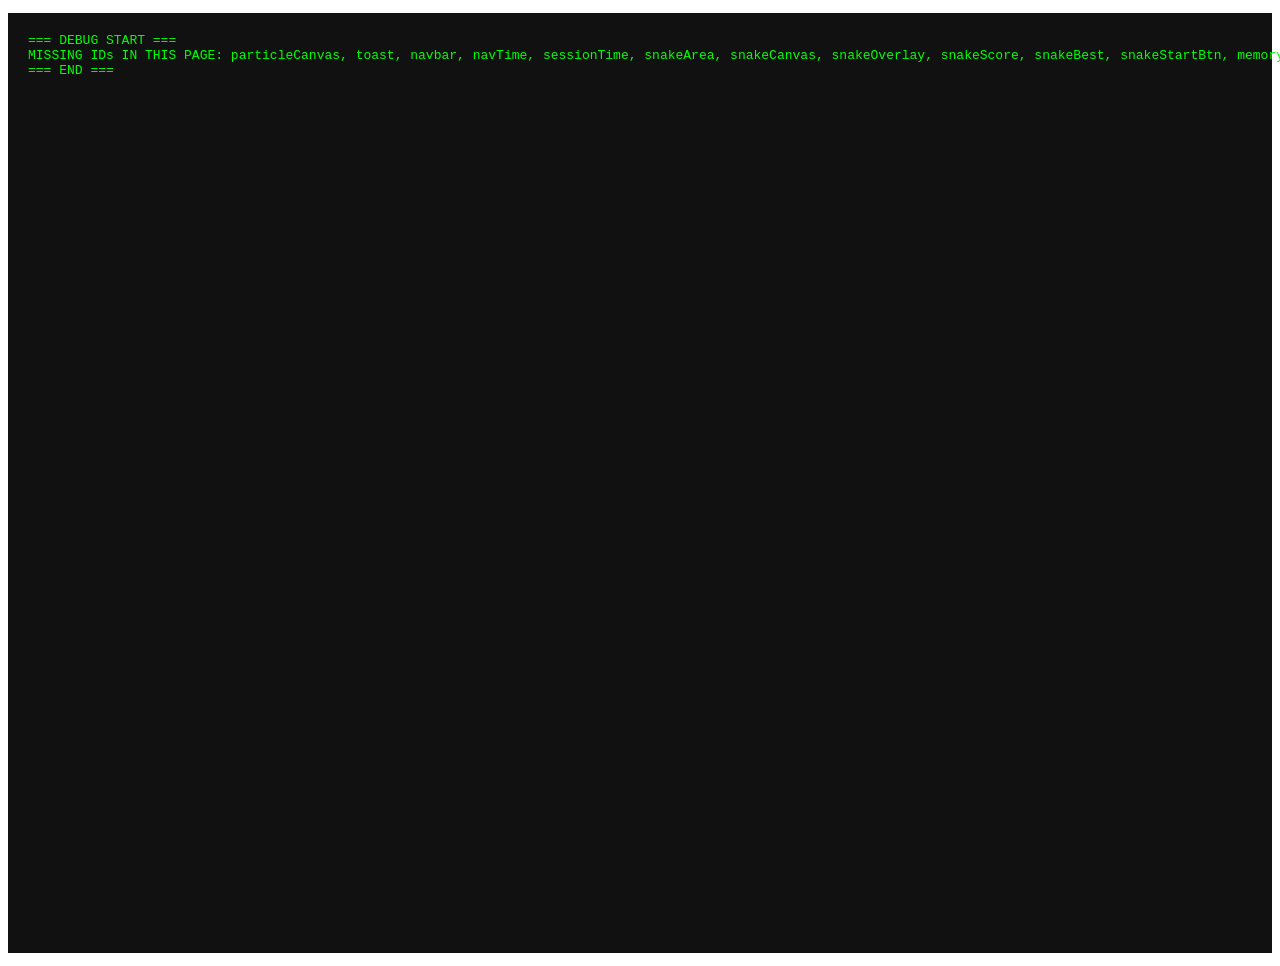
<file: debug.html>
<!DOCTYPE html>
<html>
<head><meta charset="UTF-8"><title>JS Debug Test</title></head>
<body>
<pre id="out" style="font-size:13px;padding:20px;background:#111;color:#0f0;min-height:100vh"></pre>
<script>
var log = document.getElementById('out');
function p(msg) { log.textContent += msg + '\n'; }
p('=== DEBUG START ===');
window.onerror = function(msg, src, line, col, err) {
  p('GLOBAL ERROR at line ' + line + ': ' + msg);
};
// Simulate DOM for each game
var ids = [
  'particleCanvas','toast','navbar','navTime','sessionTime',
  'snakeArea','snakeCanvas','snakeOverlay','snakeScore','snakeBest','snakeStartBtn',
  'memoryGrid','memoryMoves','memoryMatches','resetMemory',
  'bubbleArena','bubbleCount','bubbleScore','addBubbles',
  'reactionCircle','reactionText','rtLast','rtBest','rtAvg',
  'colorTarget','colorOptions','colorScore','colorLives',
  'puzzleGrid','puzzleMoves','resetPuzzle',
  'moleScore','moleTime','moleStartBtn','mole0','mole1','mole2','mole3','mole4','mole5','mole6','mole7','mole8',
  'tttStatus','tttGrid','tttWin','tttDraw','tttLose','tttReset',
  'scrambledWord','wordInput','wordCategory','wordHint','wordScore','wordCorrect','wordWrong','wordCheck','wordSkip','wordHintBtn',
  'simonRed','simonBlue','simonYellow','simonGreen','simonLevel','simonBest','simonStart','simonBoard',
  'mathProblem','mathInput','mathCorrect','mathWrong','mathScore','mathTimerFill','mathStart',
  'rpsPlayer','rpsAI','rpsResult','rpsWin','rpsDraw','rpsLose',
  'guessDisplay','guessHint','guessRange','guessInput','guessSubmit','guessTries','guessBest','guessReset',
  'mineGrid','mineCount','mineStatus','mineTimer','mineReset',
  'typingText','typingInput','typingWPM','typingAcc','typingTimer','typingChars','typingStart',
  'ambianceVisualizer','vizIcon','vizLabel','playStopBtn','playStopIcon','playStopLabel','masterVolume','volumeDisplay',
  'colorPalette','customColor','brushSize','brushSizeDisplay','brushTool','eraserTool','sparkTool','glowToggle','clearCanvas','saveCanvas','drawingCanvas','drawingWrapper',
  'breatheCircle','breatheIcon','breathePhaseText','breatheCountdown','breatheStart','breatheStartIcon','breatheStartLabel','breatheCycle','breatheTime','breatheProgressFill',
  'pomoTime','pomoFill','pomoCount','pomoModeLabel','pomoStart','pomoReset','pomoTaskInput','pomoTaskList','pomoAddTask',
  'factText','factCategory','factIconBig','factNumber','prevFact','randomFact','nextFact',
  'quoteText','quoteAuthor','quoteTag','prevQuote','randomQuote','nextQuote','copyQuote',
  'clocksGrid','moodResponse'
];
var missing = ids.filter(function(id) { return !document.getElementById(id); });
if (missing.length) {
  p('MISSING IDs IN THIS PAGE: ' + missing.join(', '));
} else {
  p('All IDs found!');
}
p('=== END ===');
</script>
</body>
</html>
</file>
<file: leisure-hub/style.css>
/* ============================================
   DREAMSCAPE v3 — Complete CSS
   ============================================ */
:root {
  --bg: #0d0f1a; --bg2: #131629; --card: rgba(255,255,255,0.04);
  --a1: #7c4dff; --a2: #ff6b9d; --a3: #00e5ff; --a4: #69f0ae; --a5: #ffea00;
  --tx: #f0f0ff; --tx2: rgba(240,240,255,0.65); --tx3: rgba(240,240,255,0.35);
  --glass: rgba(255,255,255,0.06); --gb: rgba(255,255,255,0.12); --gh: rgba(255,255,255,0.10);
  --r1:10px;--r2:18px;--r3:28px;--r4:40px;
  --gp: 0 0 40px rgba(124,77,255,0.4); --gc: 0 0 40px rgba(0,229,255,0.4);
  --t: 0.3s cubic-bezier(0.4,0,0.2,1); --tb: 0.4s cubic-bezier(0.34,1.56,0.64,1);
}
*,*::before,*::after{box-sizing:border-box;margin:0;padding:0}
html{scroll-behavior:smooth}
body{font-family:'Outfit',sans-serif;background:var(--bg);color:var(--tx);overflow-x:hidden}
::-webkit-scrollbar{width:5px}::-webkit-scrollbar-track{background:var(--bg)}::-webkit-scrollbar-thumb{background:var(--a1);border-radius:6px}
#particleCanvas{position:fixed;inset:0;pointer-events:none;z-index:0;opacity:.5}

/* NAVBAR */
.navbar{position:fixed;top:0;left:0;right:0;z-index:200;display:flex;align-items:center;justify-content:space-between;padding:0 1.5rem;height:64px;background:rgba(13,15,26,.85);backdrop-filter:blur(20px);border-bottom:1px solid var(--gb);transition:var(--t)}
.navbar.scrolled{background:rgba(13,15,26,.97);box-shadow:0 4px 30px rgba(0,0,0,.6)}
.nav-logo{display:flex;align-items:center;gap:8px;font-size:1.25rem;font-weight:800;cursor:pointer}
.logo-icon{font-size:1.4rem;background:linear-gradient(135deg,var(--a1),var(--a2));-webkit-background-clip:text;-webkit-text-fill-color:transparent;background-clip:text;animation:hue 8s linear infinite}
.logo-text{background:linear-gradient(90deg,var(--a1),var(--a3));-webkit-background-clip:text;-webkit-text-fill-color:transparent;background-clip:text}
@keyframes hue{to{filter:hue-rotate(360deg)}}
.nav-links{display:flex;gap:.1rem}
.nav-link{text-decoration:none;color:var(--tx2);font-size:.8rem;font-weight:500;padding:6px 10px;border-radius:20px;transition:var(--t);border:1px solid transparent}
.nav-link:hover{color:var(--tx);background:var(--glass);border-color:var(--gb)}
.nav-time{font-size:.9rem;font-weight:700;color:var(--a3);min-width:80px;text-align:right;font-variant-numeric:tabular-nums}

/* HERO */
.hero{position:relative;height:100vh;min-height:680px;display:flex;align-items:center;justify-content:center;overflow:hidden;z-index:1}
.hero-bg{position:absolute;inset:0;background:url('hero_bg.png') center/cover;animation:pan 25s ease-in-out infinite alternate}
@keyframes pan{0%{transform:scale(1.08)}100%{transform:scale(1.08) translate(-20px,-10px)}}
.hero-overlay{position:absolute;inset:0;background:linear-gradient(180deg,rgba(13,15,26,.15) 0%,rgba(13,15,26,.5) 50%,rgba(13,15,26,1) 100%)}
.hero-content{position:relative;z-index:2;text-align:center;max-width:800px;padding:0 2rem;animation:fadeUp 1.2s ease-out}
@keyframes fadeUp{from{opacity:0;transform:translateY(50px)}to{opacity:1;transform:translateY(0)}}
.hero-badge{display:inline-block;padding:5px 20px;background:var(--glass);border:1px solid var(--gb);border-radius:100px;font-size:.83rem;color:var(--a3);letter-spacing:1px;margin-bottom:1.5rem;backdrop-filter:blur(10px)}
.hero-title{font-family:'Playfair Display',serif;display:flex;flex-direction:column;gap:.1em;margin-bottom:1rem}
.title-line{font-size:clamp(2.5rem,6vw,4.5rem);font-weight:700}
.title-accent{font-size:clamp(2.8rem,8vw,6rem);font-style:italic;background:linear-gradient(135deg,var(--a1),var(--a2),var(--a3));-webkit-background-clip:text;-webkit-text-fill-color:transparent;background-clip:text;animation:hue 5s ease-in-out infinite alternate}
.hero-subtitle{font-size:1.05rem;color:var(--tx2);margin-bottom:2.5rem;letter-spacing:2px}
.hero-stats{display:flex;align-items:center;justify-content:center;gap:2rem;margin-bottom:3rem}
.stat-item{display:flex;flex-direction:column;align-items:center}
.stat-num{font-size:1.8rem;font-weight:800;background:linear-gradient(135deg,var(--a1),var(--a3));-webkit-background-clip:text;-webkit-text-fill-color:transparent;background-clip:text}
.stat-label{font-size:.72rem;color:var(--tx3);text-transform:uppercase;letter-spacing:1px}
.stat-divider{width:1px;height:36px;background:var(--gb)}
.cta-btn{display:inline-flex;align-items:center;gap:10px;padding:15px 40px;background:linear-gradient(135deg,var(--a1),var(--a2));color:#fff;text-decoration:none;border-radius:100px;font-size:1.05rem;font-weight:700;font-family:'Outfit',sans-serif;transition:var(--tb);box-shadow:0 8px 40px rgba(124,77,255,.5);border:none;cursor:pointer}
.cta-btn:hover{transform:scale(1.07) translateY(-4px);box-shadow:0 16px 60px rgba(124,77,255,.7)}
.btn-arrow{transition:transform var(--t)}.cta-btn:hover .btn-arrow{transform:translateX(8px)}
.hero-scroll-hint{position:absolute;bottom:2rem;left:50%;transform:translateX(-50%);display:flex;flex-direction:column;align-items:center;gap:8px;color:var(--tx3);font-size:.73rem;animation:bounce 2s ease-in-out infinite}
.scroll-dot{width:7px;height:7px;border-radius:50%;background:var(--a3);box-shadow:0 0 8px var(--a3)}
@keyframes bounce{0%,100%{transform:translateX(-50%) translateY(0)}50%{transform:translateX(-50%) translateY(9px)}}

/* SECTIONS */
.section{position:relative;z-index:1;padding:5rem 2rem;max-width:1320px;margin:0 auto}
.section-header{text-align:center;margin-bottom:3rem}
.section-badge{display:inline-block;padding:5px 20px;background:var(--glass);border:1px solid var(--gb);border-radius:100px;font-size:.83rem;color:var(--a3);margin-bottom:.9rem;backdrop-filter:blur(10px)}
.section-title{font-family:'Playfair Display',serif;font-size:clamp(1.9rem,4vw,3rem);font-weight:700;margin-bottom:.6rem;background:linear-gradient(135deg,var(--tx),var(--tx2));-webkit-background-clip:text;-webkit-text-fill-color:transparent;background-clip:text}
.section-sub{color:var(--tx2);font-size:1rem}

/* GAME GRID & CARDS */
.games-grid{display:grid;grid-template-columns:repeat(auto-fit,minmax(300px,1fr));gap:1.5rem}
.game-card{background:var(--card);border:1px solid var(--gb);border-radius:var(--r3);padding:1.4rem;transition:var(--t);backdrop-filter:blur(12px);position:relative;overflow:hidden}
.game-card::before{content:'';position:absolute;inset:0;border-radius:var(--r3);background:linear-gradient(135deg,rgba(124,77,255,.05),rgba(255,107,157,.05));opacity:0;transition:var(--t)}
.game-card:hover{transform:translateY(-5px);border-color:rgba(124,77,255,.4);box-shadow:var(--gp)}
.game-card:hover::before{opacity:1}
.game-card-header{display:flex;align-items:center;gap:10px;margin-bottom:1rem}
.game-icon{font-size:1.9rem;filter:drop-shadow(0 0 6px rgba(255,255,255,.25))}
.game-card-header>div h3{font-size:1.05rem;font-weight:700}
.game-card-header>div p{font-size:.78rem;color:var(--tx3)}
.game-badge{margin-left:auto;padding:3px 11px;border-radius:100px;font-size:.68rem;font-weight:600;background:linear-gradient(135deg,var(--a1),var(--a2));color:#fff;white-space:nowrap}
.new-badge{background:linear-gradient(135deg,var(--a4),var(--a3))}
.game-stats-bar{display:flex;align-items:center;gap:8px;padding-top:.7rem;border-top:1px solid var(--gb);font-size:.82rem;color:var(--tx2);flex-wrap:wrap;margin-top:.7rem}
.game-stats-bar strong{color:var(--a3)}
.game-controls-hint{margin-left:auto;font-size:.72rem;color:var(--tx3);letter-spacing:2px}
.play-btn{padding:10px 28px;background:linear-gradient(135deg,var(--a1),var(--a2));color:#fff;border:none;border-radius:100px;font-family:'Outfit',sans-serif;font-weight:700;font-size:.95rem;cursor:pointer;transition:var(--tb)}
.play-btn:hover{transform:scale(1.07);box-shadow:var(--gp)}
.mini-btn{padding:5px 12px;background:var(--glass);color:var(--tx);border:1px solid var(--gb);border-radius:100px;font-family:'Outfit',sans-serif;font-size:.76rem;cursor:pointer;transition:var(--t)}
.mini-btn:hover{background:var(--gh);border-color:var(--a1)}

/* GAME AREA (Snake) */
.game-area{position:relative;border-radius:var(--r2);overflow:hidden;background:rgba(0,0,0,.4);aspect-ratio:1}
#snakeCanvas{display:block;width:100%;height:100%}
.game-overlay{position:absolute;inset:0;display:flex;flex-direction:column;align-items:center;justify-content:center;background:rgba(13,15,26,.85);backdrop-filter:blur(10px);gap:12px;transition:opacity .3s}
.game-overlay.hidden{opacity:0;pointer-events:none}
.overlay-icon{font-size:3rem}

/* MEMORY CARDS */
.memory-grid{display:grid;grid-template-columns:repeat(4,1fr);gap:6px;padding:2px 0;perspective:1000px}
.memory-card{aspect-ratio:1;border-radius:9px;cursor:pointer;position:relative;transform-style:preserve-3d;transition:transform .55s ease}
.memory-card.flipped,.memory-card.matched{transform:rotateY(180deg)}
.memory-card.matched{pointer-events:none}
.memory-card.matched .card-front{box-shadow:0 0 12px var(--a4);border-color:var(--a4)}
.card-back,.card-front{position:absolute;inset:0;border-radius:9px;display:flex;align-items:center;justify-content:center;backface-visibility:hidden;-webkit-backface-visibility:hidden;border:1px solid var(--gb)}
.card-back{background:linear-gradient(135deg,var(--a1),var(--a2));font-size:1rem;color:#fff}
.card-front{background:var(--bg2);font-size:1.5rem;transform:rotateY(180deg)}

/* BUBBLE POP */
.bubble-arena{height:220px;position:relative;border-radius:var(--r2);background:linear-gradient(135deg,rgba(0,229,255,.02),rgba(124,77,255,.02));border:1px solid rgba(124,77,255,.15);overflow:hidden}
.bubble{position:absolute;border-radius:50%;cursor:pointer;display:flex;align-items:center;justify-content:center;user-select:none;transition:transform .12s;animation:bfloat var(--bd,4s) ease-in-out infinite var(--bdd,0s)}
.bubble:hover{transform:scale(1.12)!important}
@keyframes bfloat{0%,100%{transform:translateY(0) scale(1)}50%{transform:translateY(-12px) scale(1.03)}}
@keyframes bpop{0%{transform:scale(1);opacity:1}70%{transform:scale(1.7);opacity:.2}100%{transform:scale(0);opacity:0}}

/* REACTION */
.reaction-area{display:flex;flex-direction:column;align-items:center;gap:1.4rem;padding:.8rem 0}
.reaction-circle{width:140px;height:140px;border-radius:50%;background:linear-gradient(135deg,var(--a1),var(--a2));display:flex;align-items:center;justify-content:center;cursor:pointer;transition:background .4s ease,box-shadow .4s ease,transform .2s;font-weight:800;font-size:.95rem;box-shadow:0 0 30px rgba(124,77,255,.5);user-select:none;color:#fff;text-align:center;padding:1rem}
.reaction-circle.waiting{background:linear-gradient(135deg,#1e1e3a,#121228);box-shadow:0 0 10px rgba(0,0,0,.3);cursor:default}
.reaction-circle.go{background:linear-gradient(135deg,var(--a4),var(--a3));box-shadow:0 0 50px rgba(105,240,174,.8);transform:scale(1.1)}
.reaction-results{display:flex;gap:1.8rem}
.rt-stat{display:flex;flex-direction:column;align-items:center;gap:3px}
.rt-stat span{font-size:1.1rem;font-weight:800;color:var(--a3)}
.rt-stat small{font-size:.68rem;color:var(--tx3)}

/* COLOR GAME */
.color-game-area{display:flex;flex-direction:column;gap:.9rem}
.color-question{display:flex;align-items:center;gap:1rem}
.color-target{width:60px;height:60px;border-radius:12px;border:2px solid var(--gb);flex-shrink:0;transition:background .3s,box-shadow .3s}
#colorQuestion{font-size:.88rem;color:var(--tx2);flex:1}
.color-options{display:grid;grid-template-columns:repeat(2,1fr);gap:7px}
.color-opt-btn{padding:10px;border-radius:10px;border:1px solid var(--gb);background:var(--glass);color:var(--tx);font-family:'Outfit',sans-serif;font-size:.83rem;cursor:pointer;transition:var(--t);text-align:center}
.color-opt-btn:hover:not(:disabled){background:var(--gh);border-color:var(--a1)}
.color-opt-btn.correct{background:rgba(105,240,174,.2);border-color:var(--a4);color:var(--a4);font-weight:700}
.color-opt-btn.wrong{background:rgba(255,107,157,.18);border-color:var(--a2);color:var(--a2)}
.color-stats{display:flex;gap:1.5rem;font-size:.82rem;color:var(--tx2)}
.color-stats strong{color:var(--a3)}

/* 15 PUZZLE */
.puzzle-grid{display:grid;grid-template-columns:repeat(4,1fr);gap:4px;background:rgba(0,0,0,.3);padding:7px;border-radius:var(--r2)}
.puzzle-tile{aspect-ratio:1;border-radius:7px;display:flex;align-items:center;justify-content:center;font-size:1rem;font-weight:800;cursor:pointer;transition:var(--tb);border:1px solid rgba(255,255,255,.12);user-select:none}
.puzzle-tile:hover:not(.empty){transform:scale(1.06)}
.puzzle-tile.empty{background:transparent!important;border:1px dashed rgba(255,255,255,.07);cursor:default}

/* WHACK-A-MOLE */
.mole-header-row{display:flex;justify-content:space-between;font-size:.83rem;color:var(--tx2);background:rgba(0,0,0,.2);padding:7px 12px;border-radius:10px;margin-bottom:.6rem}
.mole-header-row strong{color:var(--a3)}
.mole-grid{display:grid;grid-template-columns:repeat(3,1fr);gap:8px}
.mole-hole{height:64px;background:radial-gradient(ellipse at bottom,#1a0800 0%,#080400 100%);border-radius:50%;border:3px solid #2a1200;position:relative;overflow:hidden;cursor:pointer;transition:border-color .2s}
.mole-hole:hover{border-color:var(--a2)}
.mole-inner{position:absolute;bottom:-100%;left:50%;transform:translateX(-50%);font-size:1.8rem;line-height:1;transition:bottom .15s cubic-bezier(0.34,1.3,0.64,1);user-select:none;pointer-events:none}
.mole-inner.up{bottom:4%}
.mole-inner.hit{filter:brightness(2);bottom:4%}

/* TIC TAC TOE */
.ttt-status{font-size:.83rem;color:var(--tx2);text-align:center;min-height:20px;margin-bottom:.6rem}
.ttt-grid{display:grid;grid-template-columns:repeat(3,1fr);gap:5px;background:rgba(0,0,0,.3);padding:7px;border-radius:14px}
.ttt-cell{aspect-ratio:1;border-radius:9px;background:var(--glass);border:1px solid var(--gb);display:flex;align-items:center;justify-content:center;font-size:1.7rem;cursor:pointer;transition:var(--tb);user-select:none;font-family:'Outfit',sans-serif}
.ttt-cell:hover:not([data-taken]){background:var(--gh);border-color:var(--a1);transform:scale(1.04)}
.ttt-cell[data-taken]{cursor:default}
.ttt-cell.win-cell{background:rgba(105,240,174,.2)!important;border-color:var(--a4)!important;box-shadow:0 0 12px rgba(105,240,174,.4)}

/* WORD SCRAMBLE */
.word-game{display:flex;flex-direction:column;gap:.8rem}
.word-cat-hint{display:flex;align-items:center;gap:.7rem;flex-wrap:wrap}
.word-category{font-size:.72rem;font-weight:600;color:var(--a5);padding:3px 12px;background:rgba(255,234,0,.1);border:1px solid rgba(255,234,0,.2);border-radius:100px}
.word-hint{font-size:.78rem;color:var(--tx3);font-style:italic}
.scrambled-word{display:flex;flex-wrap:wrap;gap:5px;min-height:48px;align-items:center}
.s-letter{width:32px;height:38px;background:linear-gradient(135deg,rgba(124,77,255,.3),rgba(255,107,157,.3));border:1px solid rgba(124,77,255,.4);border-radius:7px;display:flex;align-items:center;justify-content:center;font-size:1.1rem;font-weight:800;text-transform:uppercase;animation:lbounce .3s var(--tb)}
@keyframes lbounce{from{transform:scale(0) rotate(10deg)}to{transform:scale(1) rotate(0)}}
.word-input{width:100%;padding:9px 14px;background:rgba(0,0,0,.3);border:1px solid var(--gb);border-radius:11px;color:var(--tx);font-family:'Outfit',sans-serif;font-size:.95rem;outline:none;transition:var(--t);text-transform:uppercase}
.word-input:focus{border-color:var(--a1);background:rgba(124,77,255,.08)}
.word-input.correct{border-color:var(--a4)!important;background:rgba(105,240,174,.08)!important}
.word-input.wrong{border-color:var(--a2)!important;background:rgba(255,107,157,.08)!important}
.word-actions{display:flex;gap:6px}

/* SIMON SAYS */
.simon-container{display:flex;flex-direction:column;gap:.7rem}
.simon-board{display:grid;grid-template-columns:repeat(2,1fr);gap:8px;border-radius:var(--r2);overflow:hidden;padding:3px}
.simon-btn{aspect-ratio:1;border-radius:12px;border:none;cursor:pointer;transition:opacity .1s,transform .1s,box-shadow .2s;opacity:.55;position:relative;overflow:hidden}
.simon-btn::after{content:'';position:absolute;inset:0;background:rgba(255,255,255,0);transition:background .1s}
.simon-btn.lit{opacity:1!important;transform:scale(.95);box-shadow:0 0 40px currentColor!important}
.simon-btn:hover{opacity:.75}
.simon-btn:disabled{cursor:default}
.simon-red{background:#e74c3c;box-shadow:0 0 15px rgba(231,76,60,.3)}
.simon-blue{background:#3498db;box-shadow:0 0 15px rgba(52,152,219,.3)}
.simon-yellow{background:#f1c40f;box-shadow:0 0 15px rgba(241,196,15,.3)}
.simon-green{background:#2ecc71;box-shadow:0 0 15px rgba(46,204,113,.3)}

/* MATH QUIZ */
.math-container{display:flex;flex-direction:column;gap:.7rem}
.math-timer-bar{height:5px;background:rgba(255,255,255,.1);border-radius:10px;overflow:hidden}
.math-timer-fill{height:100%;background:linear-gradient(90deg,var(--a4),var(--a3));border-radius:10px;transition:width 1s linear}
.math-problem{font-size:1.5rem;font-weight:800;text-align:center;color:var(--tx);padding:.8rem;background:rgba(0,0,0,.2);border-radius:12px;min-height:60px;display:flex;align-items:center;justify-content:center;letter-spacing:1px}
.math-input{width:100%;padding:10px 16px;background:rgba(0,0,0,.3);border:1px solid var(--gb);border-radius:12px;color:var(--tx);font-family:'Outfit',sans-serif;font-size:1rem;outline:none;transition:var(--t);text-align:center}
.math-input:focus{border-color:var(--a3);background:rgba(0,229,255,.06)}
.math-input:disabled{opacity:.5}

/* ROCK PAPER SCISSORS */
.rps-container{display:flex;flex-direction:column;gap:.8rem}
.rps-arena{display:flex;align-items:center;justify-content:space-around;padding:.6rem 0}
.rps-side{display:flex;flex-direction:column;align-items:center;gap:6px}
.rps-side small{font-size:.73rem;color:var(--tx3)}
.rps-emoji{font-size:2.8rem;min-width:60px;text-align:center;transition:transform .3s var(--tb)}
.rps-emoji.anim{animation:rpsanim .4s var(--tb)}
@keyframes rpsanim{0%{transform:scale(.5) rotate(-15deg)}60%{transform:scale(1.2) rotate(3deg)}100%{transform:scale(1) rotate(0)}}
.rps-vs{font-size:1.1rem;font-weight:800;color:var(--tx3)}
.rps-result{text-align:center;font-size:.9rem;font-weight:600;min-height:22px;transition:var(--t)}
.rps-result.win{color:var(--a4)}.rps-result.lose{color:var(--a2)}.rps-result.draw{color:var(--a5)}
.rps-btns{display:flex;gap:8px;justify-content:center}
.rps-btn{padding:10px 16px;border-radius:12px;border:1px solid var(--gb);background:var(--glass);color:var(--tx);font-family:'Outfit',sans-serif;font-size:.8rem;cursor:pointer;transition:var(--tb);text-align:center;flex:1}
.rps-btn:hover{background:var(--gh);border-color:var(--a1);transform:translateY(-3px) scale(1.05)}
.rps-btn:active{transform:scale(.95)}

/* HIGHER/LOWER GAME */
.guess-container{display:flex;flex-direction:column;gap:.8rem}
.guess-number-display{font-size:3rem;font-weight:900;text-align:center;background:linear-gradient(135deg,var(--a1),var(--a3));-webkit-background-clip:text;-webkit-text-fill-color:transparent;background-clip:text;padding:.5rem 0;transition:var(--t)}
.guess-hint-text{text-align:center;font-size:.88rem;color:var(--tx2);min-height:22px;transition:var(--t)}
.guess-range-info{text-align:center;font-size:.78rem;color:var(--tx3);padding:4px 14px;background:rgba(0,0,0,.2);border-radius:100px}
.guess-input-row{display:flex;gap:8px}
.guess-input-row input{flex:1;padding:9px 14px;background:rgba(0,0,0,.3);border:1px solid var(--gb);border-radius:11px;color:var(--tx);font-family:'Outfit',sans-serif;font-size:.95rem;outline:none;transition:var(--t)}
.guess-input-row input:focus{border-color:var(--a1)}

/* MINESWEEPER */
.mine-header-row{display:flex;align-items:center;gap:1rem;padding:8px 12px;background:rgba(0,0,0,.2);border-radius:10px;margin-bottom:.7rem;font-size:.83rem;color:var(--tx2);flex-wrap:wrap}
.mine-header-row strong{color:var(--a3)}
#mineStatus{font-size:1.2rem;cursor:pointer}
.mine-grid{display:grid;grid-template-columns:repeat(8,1fr);gap:3px;background:rgba(0,0,0,.4);padding:6px;border-radius:var(--r2)}
.mine-cell{aspect-ratio:1;border-radius:5px;border:1px solid rgba(255,255,255,.1);background:rgba(255,255,255,.07);cursor:pointer;display:flex;align-items:center;justify-content:center;font-size:.72rem;font-weight:800;transition:background .15s,transform .1s;user-select:none}
.mine-cell:hover:not(.revealed):not(.flagged){background:rgba(124,77,255,.25);border-color:var(--a1)}
.mine-cell.revealed{background:rgba(0,0,0,.4);border-color:rgba(255,255,255,.05);cursor:default}
.mine-cell.flagged{background:rgba(255,107,157,.15);border-color:rgba(255,107,157,.3)}
.mine-cell.mine-exploded{background:rgba(255,80,80,.4)!important;border-color:#ff4444!important}
.mine-n1{color:#7c4dff}.mine-n2{color:#69f0ae}.mine-n3{color:#ff6b9d}
.mine-n4{color:#00e5ff}.mine-n5{color:#ffea00}.mine-n6{color:#ff7043}
.mine-n7{color:#ce93d8}.mine-n8{color:#fff}

/* TYPING SPEED */
.typing-container{display:flex;flex-direction:column;gap:.9rem}
.typing-stats{display:flex;gap:1rem;justify-content:center;flex-wrap:wrap}
.typing-stat-box{display:flex;flex-direction:column;align-items:center;gap:3px;padding:.8rem 1.5rem;background:rgba(0,0,0,.2);border-radius:14px;border:1px solid var(--gb);min-width:80px}
.typing-stat-box strong{font-size:1.7rem;font-weight:900;color:var(--a3)}
.typing-stat-box span{font-size:.7rem;color:var(--tx3);text-transform:uppercase;letter-spacing:1px}
.typing-text-display{padding:1rem 1.2rem;background:rgba(0,0,0,.25);border-radius:14px;border:1px solid var(--gb);font-size:.93rem;line-height:1.9;min-height:80px;letter-spacing:.3px}
.typing-text-display .t-correct{color:var(--a4)}
.typing-text-display .t-wrong{color:var(--a2);text-decoration:underline}
.typing-text-display .t-current{background:rgba(124,77,255,.35);border-radius:2px;color:var(--tx)}
.typing-text-display .t-pending{color:var(--tx3)}
.typing-textarea{width:100%;padding:10px 14px;background:rgba(0,0,0,.3);border:1px solid var(--gb);border-radius:12px;color:var(--tx);font-family:'Outfit',sans-serif;font-size:.93rem;resize:none;outline:none;transition:var(--t)}
.typing-textarea:focus{border-color:var(--a1)}
.typing-textarea:disabled{opacity:.45}

/* AMBIANCE */
.ambiance-section{background:linear-gradient(180deg,transparent,rgba(124,77,255,.03),transparent)}
.ambiance-container{display:flex;flex-direction:column;align-items:center;gap:2.5rem}
.ambiance-visualizer{width:190px;height:190px;position:relative;display:flex;align-items:center;justify-content:center;flex-direction:column;gap:8px}
.visualizer-rings{position:absolute;inset:0;display:flex;align-items:center;justify-content:center}
.ring{position:absolute;border-radius:50%;border:2px solid var(--a1);opacity:.12}
.ring-1{width:65px;height:65px}.ring-2{width:100px;height:100px}
.ring-3{width:145px;height:145px}.ring-4{width:190px;height:190px}
.ambiance-visualizer.playing .ring{animation:rpulse 2s ease-in-out infinite}
.ambiance-visualizer.playing .ring-1{animation-delay:0s}
.ambiance-visualizer.playing .ring-2{animation-delay:.3s}
.ambiance-visualizer.playing .ring-3{animation-delay:.6s}
.ambiance-visualizer.playing .ring-4{animation-delay:.9s}
@keyframes rpulse{0%,100%{opacity:.08;transform:scale(1)}50%{opacity:.45;transform:scale(1.07)}}
.visualizer-icon{font-size:2.8rem;z-index:1;filter:drop-shadow(0 0 18px rgba(124,77,255,.7));transition:var(--t)}
#vizLabel{font-size:.8rem;color:var(--tx2);z-index:1;text-align:center}
.ambiance-sounds{display:flex;flex-wrap:wrap;justify-content:center;gap:.7rem;max-width:700px}
.sound-card{display:flex;flex-direction:column;align-items:center;gap:5px;padding:12px 16px;border-radius:var(--r2);border:1px solid var(--gb);background:var(--glass);cursor:pointer;transition:var(--t);min-width:80px;backdrop-filter:blur(8px)}
.sound-card:hover{border-color:var(--a1);background:var(--gh);transform:translateY(-3px)}
.sound-card.active{border-color:var(--a3);background:rgba(0,229,255,.08);box-shadow:0 0 18px rgba(0,229,255,.18)}
.sound-icon{font-size:1.7rem}
.sound-card>span{font-size:.78rem;color:var(--tx2)}
.sound-wave{display:flex;align-items:center;gap:2px;height:18px}
.wave-bar{width:3px;border-radius:3px;background:var(--a3);height:4px}
.sound-card.active .wave-bar{animation:wave var(--wd,.5s) ease-in-out infinite alternate}
.sound-card.active .wave-bar:nth-child(1){--wd:.35s}
.sound-card.active .wave-bar:nth-child(2){--wd:.55s}
.sound-card.active .wave-bar:nth-child(3){--wd:.45s}
.sound-card.active .wave-bar:nth-child(4){--wd:.65s}
.sound-card.active .wave-bar:nth-child(5){--wd:.4s}
@keyframes wave{from{height:4px}to{height:16px}}
.ambiance-controls{display:flex;align-items:center;gap:2rem;flex-wrap:wrap;justify-content:center}
.volume-control{display:flex;align-items:center;gap:10px;font-size:1.1rem}
.volume-slider{-webkit-appearance:none;width:170px;height:5px;border-radius:10px;background:var(--gb);outline:none;cursor:pointer}
.volume-slider::-webkit-slider-thumb{-webkit-appearance:none;width:17px;height:17px;border-radius:50%;background:linear-gradient(135deg,var(--a1),var(--a3));cursor:pointer;box-shadow:0 0 8px rgba(124,77,255,.5)}
#volumeDisplay{font-size:.83rem;color:var(--a3);min-width:36px}
.play-stop-btn{display:flex;align-items:center;gap:10px;padding:13px 35px;background:linear-gradient(135deg,var(--a1),var(--a3));color:#fff;border:none;border-radius:100px;font-family:'Outfit',sans-serif;font-size:.95rem;font-weight:700;cursor:pointer;transition:var(--tb);box-shadow:0 8px 30px rgba(124,77,255,.35)}
.play-stop-btn:hover{transform:scale(1.05);box-shadow:0 12px 40px rgba(124,77,255,.6)}

/* DRAWING CANVAS */
.canvas-section{background:linear-gradient(180deg,transparent,rgba(0,229,255,.02),transparent)}
.canvas-container{display:flex;flex-direction:column;gap:.9rem;align-items:center}
.canvas-toolbar{display:flex;align-items:center;gap:1.2rem;padding:.9rem 1.8rem;background:var(--glass);border:1px solid var(--gb);border-radius:var(--r4);backdrop-filter:blur(20px);flex-wrap:wrap;justify-content:center;width:100%;max-width:900px}
.tool-group{display:flex;flex-direction:column;gap:6px}
.tool-label{font-size:.68rem;color:var(--tx3);text-transform:uppercase;letter-spacing:1px}
.color-palette{display:flex;gap:5px;align-items:center;flex-wrap:wrap}
.palette-color{width:26px;height:26px;border-radius:50%;cursor:pointer;border:2px solid transparent;transition:var(--tb)}
.palette-color:hover{transform:scale(1.18)}
.palette-color.selected{border-color:#fff;transform:scale(1.22);box-shadow:0 0 10px rgba(255,255,255,.4)}
.custom-color-picker{width:26px;height:26px;border-radius:50%;border:2px solid var(--gb);padding:0;cursor:pointer;background:transparent}
.brush-slider{-webkit-appearance:none;width:120px;height:5px;border-radius:10px;background:var(--gb);outline:none;cursor:pointer}
.brush-slider::-webkit-slider-thumb{-webkit-appearance:none;width:15px;height:15px;border-radius:50%;background:var(--a1);cursor:pointer}
.tool-buttons{display:flex;gap:5px}
.tool-btn{padding:7px 12px;border-radius:9px;border:1px solid var(--gb);background:var(--glass);color:var(--tx);font-family:'Outfit',sans-serif;font-size:.8rem;cursor:pointer;transition:var(--t)}
.tool-btn:hover,.tool-btn.active{background:var(--a1);border-color:var(--a1);color:#fff}
.clear-btn,.save-btn{padding:8px 18px;border-radius:100px;border:1px solid var(--gb);background:var(--glass);color:var(--tx);font-family:'Outfit',sans-serif;font-size:.83rem;cursor:pointer;transition:var(--t)}
.clear-btn:hover{border-color:var(--a2);background:rgba(255,107,157,.1)}
.save-btn:hover{border-color:var(--a4);background:rgba(105,240,174,.1)}
.drawing-canvas-wrapper{width:100%;max-width:900px;border-radius:var(--r3);overflow:hidden;border:1px solid var(--gb);cursor:crosshair}
#drawingCanvas{display:block;width:100%;height:430px;background:#0a0b14;touch-action:none}

/* BREATHING */
.breathe-section{background:linear-gradient(180deg,transparent,rgba(105,240,174,.03),transparent)}
.breathe-container{display:flex;flex-direction:column;align-items:center;gap:2.5rem}
.breathe-selector{display:flex;gap:.8rem;flex-wrap:wrap;justify-content:center}
.breathe-type-btn{padding:9px 24px;border-radius:100px;border:1px solid var(--gb);background:var(--glass);color:var(--tx2);font-family:'Outfit',sans-serif;font-size:.88rem;cursor:pointer;transition:var(--t)}
.breathe-type-btn.active{background:rgba(105,240,174,.15);border-color:var(--a4);color:var(--a4)}
.breathe-main{display:flex;flex-direction:column;align-items:center;gap:2rem}
.breathe-circle-container{position:relative;width:220px;height:220px;display:flex;align-items:center;justify-content:center}
.breathe-progress-ring{position:absolute;inset:-10px;width:calc(100% + 20px);height:calc(100% + 20px);transform:rotate(-90deg)}
.progress-track{fill:none;stroke:rgba(255,255,255,.05);stroke-width:4}
.progress-fill{fill:none;stroke:var(--a4);stroke-width:4;stroke-linecap:round;stroke-dasharray:628;stroke-dashoffset:628;transition:stroke-dashoffset 1s linear}
.breathe-circle{width:180px;height:180px;border-radius:50%;background:linear-gradient(135deg,rgba(105,240,174,.1),rgba(0,229,255,.1));border:2px solid rgba(105,240,174,.35);display:flex;align-items:center;justify-content:center;transition:transform 4s ease-in-out,box-shadow 4s ease-in-out}
.breathe-circle.inhale{transform:scale(1.3);box-shadow:0 0 55px rgba(105,240,174,.45)}
.breathe-circle.exhale{transform:scale(.78);box-shadow:0 0 8px rgba(105,240,174,.1)}
.breathe-circle.hold{transform:scale(1.3);box-shadow:0 0 38px rgba(0,229,255,.45)}
.breathe-inner{display:flex;flex-direction:column;align-items:center;gap:3px}
.breathe-phase-icon{font-size:1.7rem}
.breathe-phase-text{font-size:.83rem;color:var(--tx2)}
.breathe-countdown{font-size:1.9rem;font-weight:800;color:var(--a4)}
.breathe-controls{display:flex;flex-direction:column;align-items:center;gap:.8rem}
.breathe-start-btn{display:flex;align-items:center;gap:8px;padding:13px 38px;background:rgba(105,240,174,.15);color:var(--a4);border:1px solid var(--a4);border-radius:100px;font-family:'Outfit',sans-serif;font-size:.95rem;font-weight:700;cursor:pointer;transition:var(--tb)}
.breathe-start-btn:hover{background:rgba(105,240,174,.3);box-shadow:0 0 28px rgba(105,240,174,.35);transform:scale(1.04)}
.breathe-session{display:flex;gap:2rem;font-size:.83rem;color:var(--tx2)}
.breathe-session strong{color:var(--a4)}
.breathe-tips{display:flex;gap:1.2rem;flex-wrap:wrap;justify-content:center}
.tip-card{display:flex;align-items:center;gap:10px;padding:13px 20px;background:var(--glass);border:1px solid var(--gb);border-radius:var(--r2);font-size:.83rem;color:var(--tx2);max-width:210px}
.tip-icon{font-size:1.2rem;flex-shrink:0}

/* POMODORO */
.pomodoro-section{background:linear-gradient(180deg,transparent,rgba(255,107,157,.03),transparent)}
.pomodoro-container{display:flex;flex-direction:column;align-items:center;gap:2rem;max-width:580px;margin:0 auto}
.pomodoro-mode-btns{display:flex;gap:.7rem;flex-wrap:wrap;justify-content:center}
.pomo-mode-btn{padding:9px 20px;border-radius:100px;border:1px solid var(--gb);background:var(--glass);color:var(--tx2);font-family:'Outfit',sans-serif;font-size:.85rem;cursor:pointer;transition:var(--t)}
.pomo-mode-btn.active{background:rgba(255,107,157,.15);border-color:var(--a2);color:var(--a2)}
.pomodoro-clock{position:relative;width:250px;height:250px;display:flex;align-items:center;justify-content:center}
.pomo-ring{position:absolute;inset:0;transform:rotate(-90deg)}
.pomo-track{fill:none;stroke:rgba(255,255,255,.06);stroke-width:10}
.pomo-fill{fill:none;stroke:var(--a2);stroke-width:10;stroke-linecap:round;stroke-dasharray:679;stroke-dashoffset:0;transition:stroke-dashoffset 1s linear}
.pomo-time-display{display:flex;flex-direction:column;align-items:center;gap:5px;z-index:1}
.pomo-time{font-size:3.3rem;font-weight:900;font-variant-numeric:tabular-nums;letter-spacing:-2px}
.pomo-mode-label{font-size:.83rem;color:var(--tx2)}
.pomo-session-count{font-size:.83rem;color:var(--a2)}
.pomo-controls{display:flex;gap:.8rem}
.pomo-btn{padding:12px 28px;border-radius:100px;border:1px solid var(--a2);background:rgba(255,107,157,.15);color:var(--a2);font-family:'Outfit',sans-serif;font-size:.95rem;font-weight:700;cursor:pointer;transition:var(--tb)}
.pomo-btn:hover{background:rgba(255,107,157,.28);transform:scale(1.04)}
.pomo-reset{border-color:var(--gb);background:var(--glass);color:var(--tx2)}
.pomo-tasks{width:100%;background:var(--glass);border:1px solid var(--gb);border-radius:var(--r3);padding:1.4rem}
.pomo-tasks h3{font-size:.95rem;margin-bottom:.9rem}
.pomo-task-input{display:flex;gap:7px;margin-bottom:.9rem}
.pomo-task-input input{flex:1;padding:9px 14px;background:rgba(0,0,0,.3);border:1px solid var(--gb);border-radius:11px;color:var(--tx);font-family:'Outfit',sans-serif;font-size:.88rem;outline:none;transition:var(--t)}
.pomo-task-input input:focus{border-color:var(--a2)}
.pomo-task-input button{padding:9px 16px;background:linear-gradient(135deg,var(--a2),var(--a1));color:#fff;border:none;border-radius:11px;font-size:1.1rem;cursor:pointer;transition:var(--tb)}
.pomo-task-input button:hover{transform:scale(1.08)}
.pomo-task-list{list-style:none;display:flex;flex-direction:column;gap:5px;max-height:180px;overflow-y:auto}
.pomo-task-item{display:flex;align-items:center;gap:9px;padding:9px 12px;background:rgba(0,0,0,.18);border-radius:9px;cursor:pointer;transition:var(--t)}
.pomo-task-item:hover{background:rgba(255,107,157,.07)}
.pomo-task-item.done>span{text-decoration:line-through;color:var(--tx3)}
.pomo-task-cb{width:16px;height:16px;border-radius:50%;border:2px solid var(--a2);flex-shrink:0;display:flex;align-items:center;justify-content:center;font-size:.65rem;transition:var(--t)}
.pomo-task-item.done .pomo-task-cb{background:var(--a4);border-color:var(--a4)}
.pomo-task-del{margin-left:auto;background:none;border:none;color:var(--tx3);cursor:pointer;padding:0 3px;font-size:.9rem;transition:var(--t)}
.pomo-task-del:hover{color:var(--a2)}

/* FACTS */
.facts-section{background:linear-gradient(180deg,transparent,rgba(255,234,0,.02),transparent)}
.facts-container{display:flex;flex-direction:column;align-items:center;gap:1.8rem}
.fact-display{max-width:700px;width:100%;padding:2.5rem;background:var(--glass);border:1px solid var(--gb);border-radius:var(--r4);text-align:center;backdrop-filter:blur(20px);min-height:260px;display:flex;flex-direction:column;align-items:center;justify-content:center;gap:.9rem}
.fact-category{font-size:.76rem;font-weight:600;color:var(--a5);padding:4px 16px;background:rgba(255,234,0,.1);border-radius:100px;border:1px solid rgba(255,234,0,.2)}
.fact-icon-big{font-size:3rem;animation:float 3s ease-in-out infinite}
@keyframes float{0%,100%{transform:translateY(0)}50%{transform:translateY(-8px)}}
.fact-text{font-size:1.08rem;line-height:1.85;max-width:500px;transition:opacity .25s}
.fact-number{font-size:.73rem;color:var(--tx3)}
.fact-actions,.quote-actions{display:flex;gap:.8rem;flex-wrap:wrap;justify-content:center}
.fact-btn{padding:9px 22px;border-radius:100px;border:1px solid var(--gb);background:var(--glass);color:var(--tx2);font-family:'Outfit',sans-serif;font-size:.88rem;cursor:pointer;transition:var(--t)}
.fact-btn:hover{border-color:var(--a5);color:var(--a5)}
.random-btn{background:rgba(255,234,0,.08);border-color:rgba(255,234,0,.3);color:var(--a5)}
.fact-categories-filter,.quote-categories{display:flex;gap:.6rem;flex-wrap:wrap;justify-content:center}
.cat-btn{padding:6px 16px;border-radius:100px;border:1px solid var(--gb);background:transparent;color:var(--tx3);font-family:'Outfit',sans-serif;font-size:.78rem;cursor:pointer;transition:var(--t)}
.cat-btn:hover{color:var(--tx2);background:var(--glass)}
.cat-btn.active{background:rgba(255,234,0,.1);border-color:var(--a5);color:var(--a5)}

/* QUOTES */
.quotes-section{background:linear-gradient(180deg,transparent,rgba(255,234,0,.02),transparent)}
.quotes-container{display:flex;flex-direction:column;align-items:center;gap:2rem;max-width:700px;margin:0 auto}
.quote-card{width:100%;padding:2.5rem;background:var(--glass);border:1px solid var(--gb);border-radius:var(--r4);text-align:center;backdrop-filter:blur(20px);position:relative;min-height:210px;display:flex;flex-direction:column;align-items:center;justify-content:center;gap:1rem}
.quote-mark{font-size:4.5rem;line-height:.4;color:var(--a5);opacity:.25;position:absolute;top:1.2rem;left:1.8rem;font-family:'Playfair Display',serif}
.quote-text{font-size:1.1rem;line-height:1.9;font-style:italic;max-width:540px;position:relative;z-index:1;transition:opacity .25s}
.quote-author{font-size:.88rem;font-weight:600;color:var(--a3)}
.quote-tag{font-size:.73rem;color:var(--tx3);padding:3px 12px;border:1px solid var(--gb);border-radius:100px}

/* CLOCKS */
.clocks-grid{display:grid;grid-template-columns:repeat(auto-fit,minmax(170px,1fr));gap:1.2rem;margin-bottom:2.5rem}
.clock-card{background:var(--glass);border:1px solid var(--gb);border-radius:var(--r3);padding:1.3rem;text-align:center;transition:var(--t);backdrop-filter:blur(10px)}
.clock-card:hover{transform:translateY(-5px);border-color:rgba(0,229,255,.35);box-shadow:var(--gc)}
.clock-flag{font-size:2.3rem;margin-bottom:.4rem}
.clock-city{font-size:.95rem;font-weight:700;margin-bottom:.25rem}
.clock-time{font-size:1.7rem;font-weight:800;color:var(--a3);font-variant-numeric:tabular-nums;letter-spacing:1px;margin-bottom:.25rem}
.clock-date{font-size:.72rem;color:var(--tx3)}
.mood-widget{background:var(--glass);border:1px solid var(--gb);border-radius:var(--r4);padding:2.2rem;text-align:center;backdrop-filter:blur(20px);max-width:580px;margin:0 auto}
.mood-widget h3{font-size:1.2rem;margin-bottom:1.3rem}
.mood-options{display:flex;gap:.8rem;justify-content:center;flex-wrap:wrap;margin-bottom:1.2rem}
.mood-btn{padding:10px 18px;border-radius:100px;border:1px solid var(--gb);background:var(--glass);color:var(--tx2);font-family:'Outfit',sans-serif;font-size:.88rem;cursor:pointer;transition:var(--tb)}
.mood-btn:hover{transform:scale(1.07) translateY(-2px)}
.mood-btn.selected{background:linear-gradient(135deg,var(--a1),var(--a2));border-color:transparent;color:#fff;box-shadow:var(--gp)}
.mood-response{font-size:.92rem;color:var(--tx2);min-height:28px;transition:var(--t);line-height:1.7}

/* FOOTER */
.footer{position:relative;z-index:1;padding:2.5rem 2rem;text-align:center;border-top:1px solid var(--gb);background:rgba(13,15,26,.8);backdrop-filter:blur(20px)}
.footer-content{display:flex;flex-direction:column;align-items:center;gap:.7rem}
.footer-logo{display:flex;align-items:center;gap:7px;font-size:1.1rem;font-weight:700;background:linear-gradient(90deg,var(--a1),var(--a3));-webkit-background-clip:text;-webkit-text-fill-color:transparent;background-clip:text}
.footer p{color:var(--tx3);font-size:.88rem}
#sessionTime{font-size:.78rem;color:var(--tx3);padding:4px 14px;background:var(--glass);border-radius:100px;border:1px solid var(--gb)}

/* TOAST */
.toast{position:fixed;bottom:2rem;left:50%;transform:translateX(-50%) translateY(20px);padding:11px 28px;background:rgba(124,77,255,.92);color:#fff;border-radius:100px;font-weight:600;font-size:.88rem;backdrop-filter:blur(20px);opacity:0;pointer-events:none;transition:all .35s cubic-bezier(0.34,1.56,0.64,1);z-index:1000;white-space:nowrap}
.toast.show{opacity:1;transform:translateX(-50%) translateY(0)}

/* RESPONSIVE */
@media(max-width:960px){.nav-links{display:none}.games-grid{grid-template-columns:1fr}.breathe-tips{flex-direction:column}.clocks-grid{grid-template-columns:repeat(2,1fr)}}
@media(max-width:500px){.hero-stats{gap:1rem}.title-accent{font-size:2.8rem!important}}
</file>
